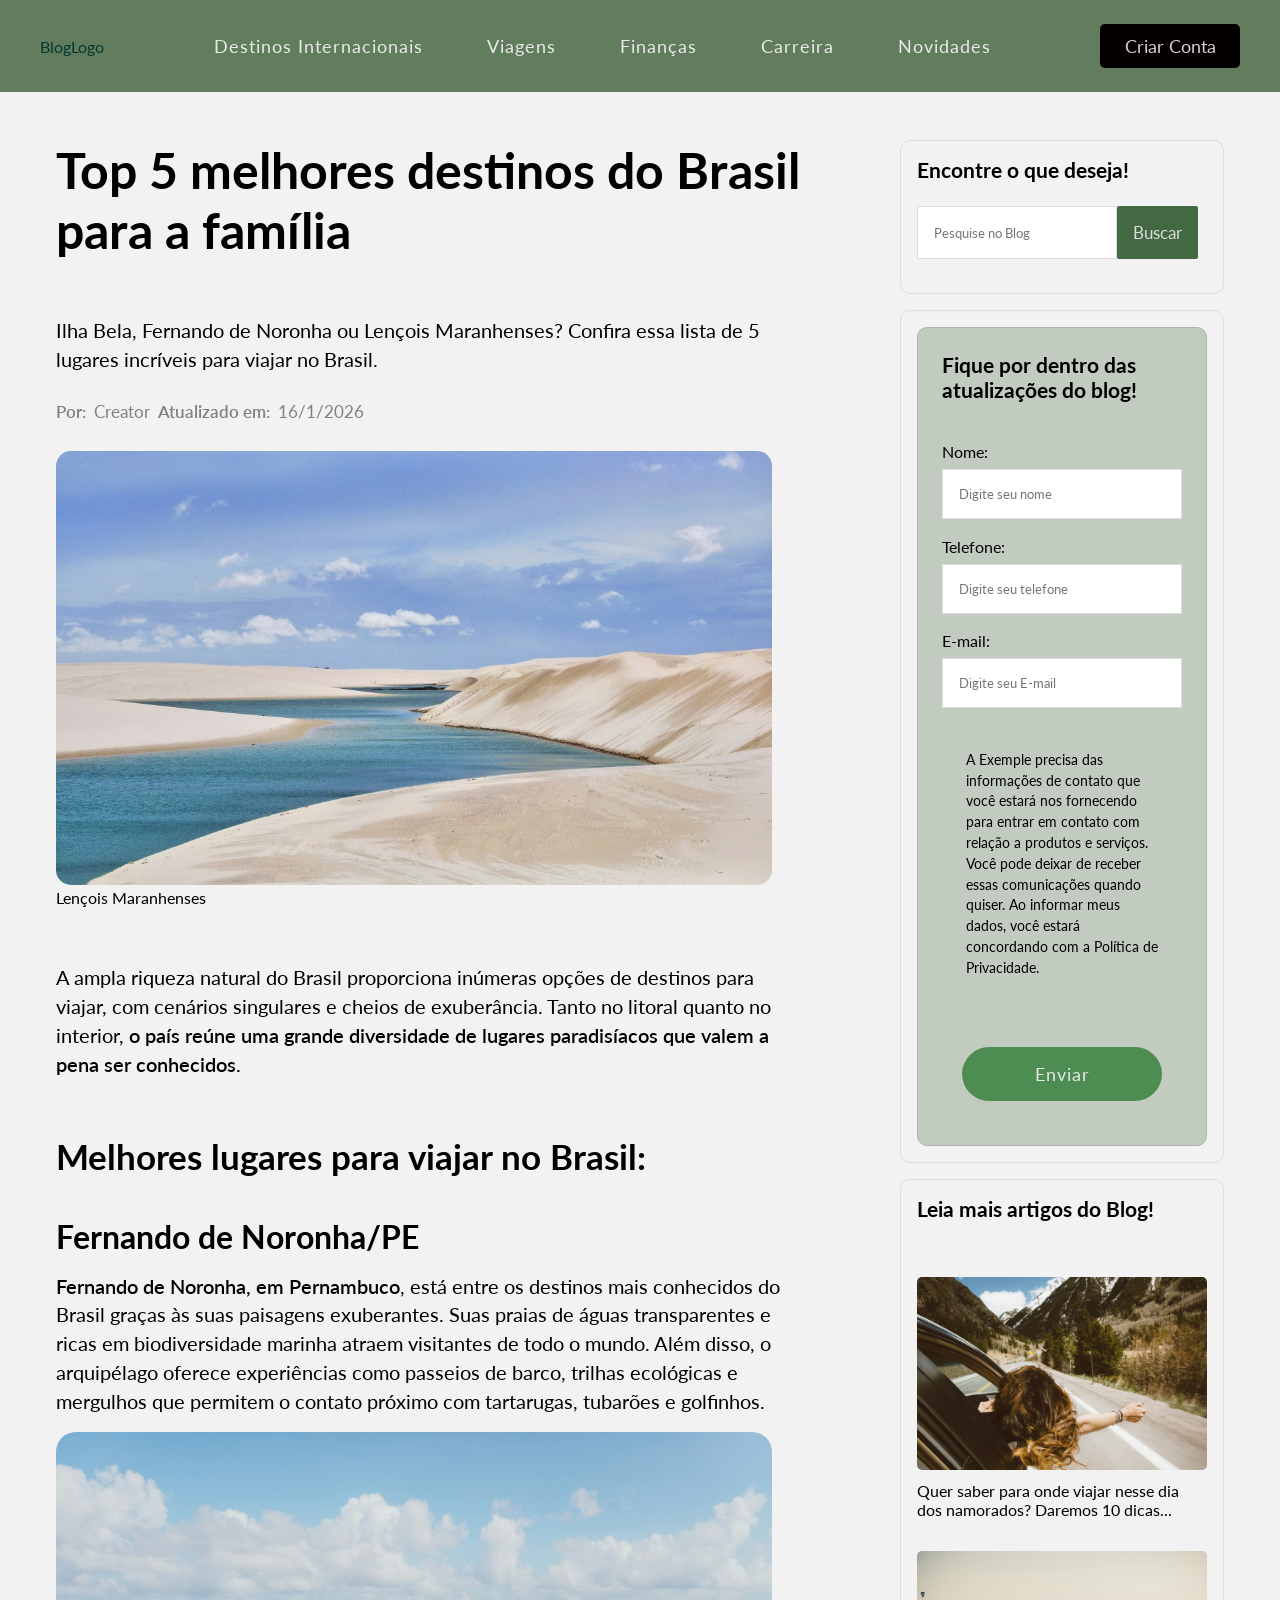
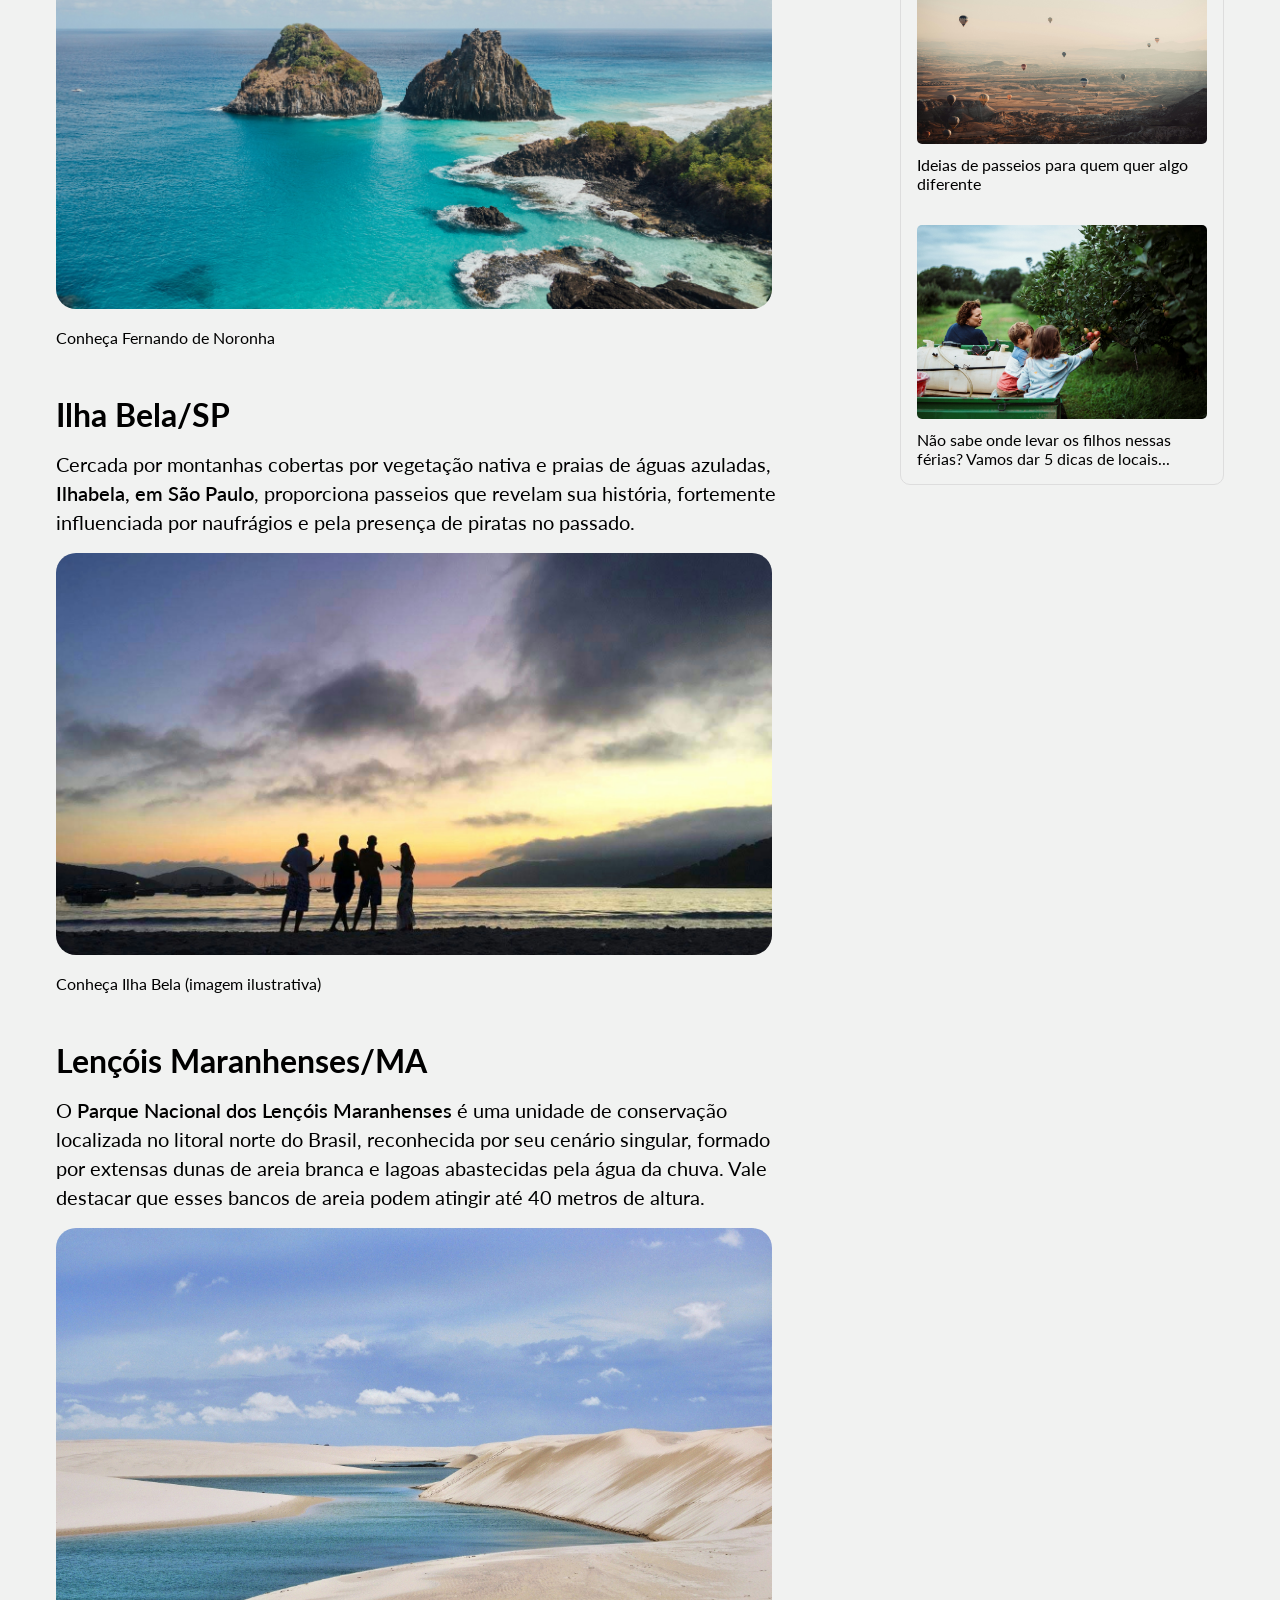
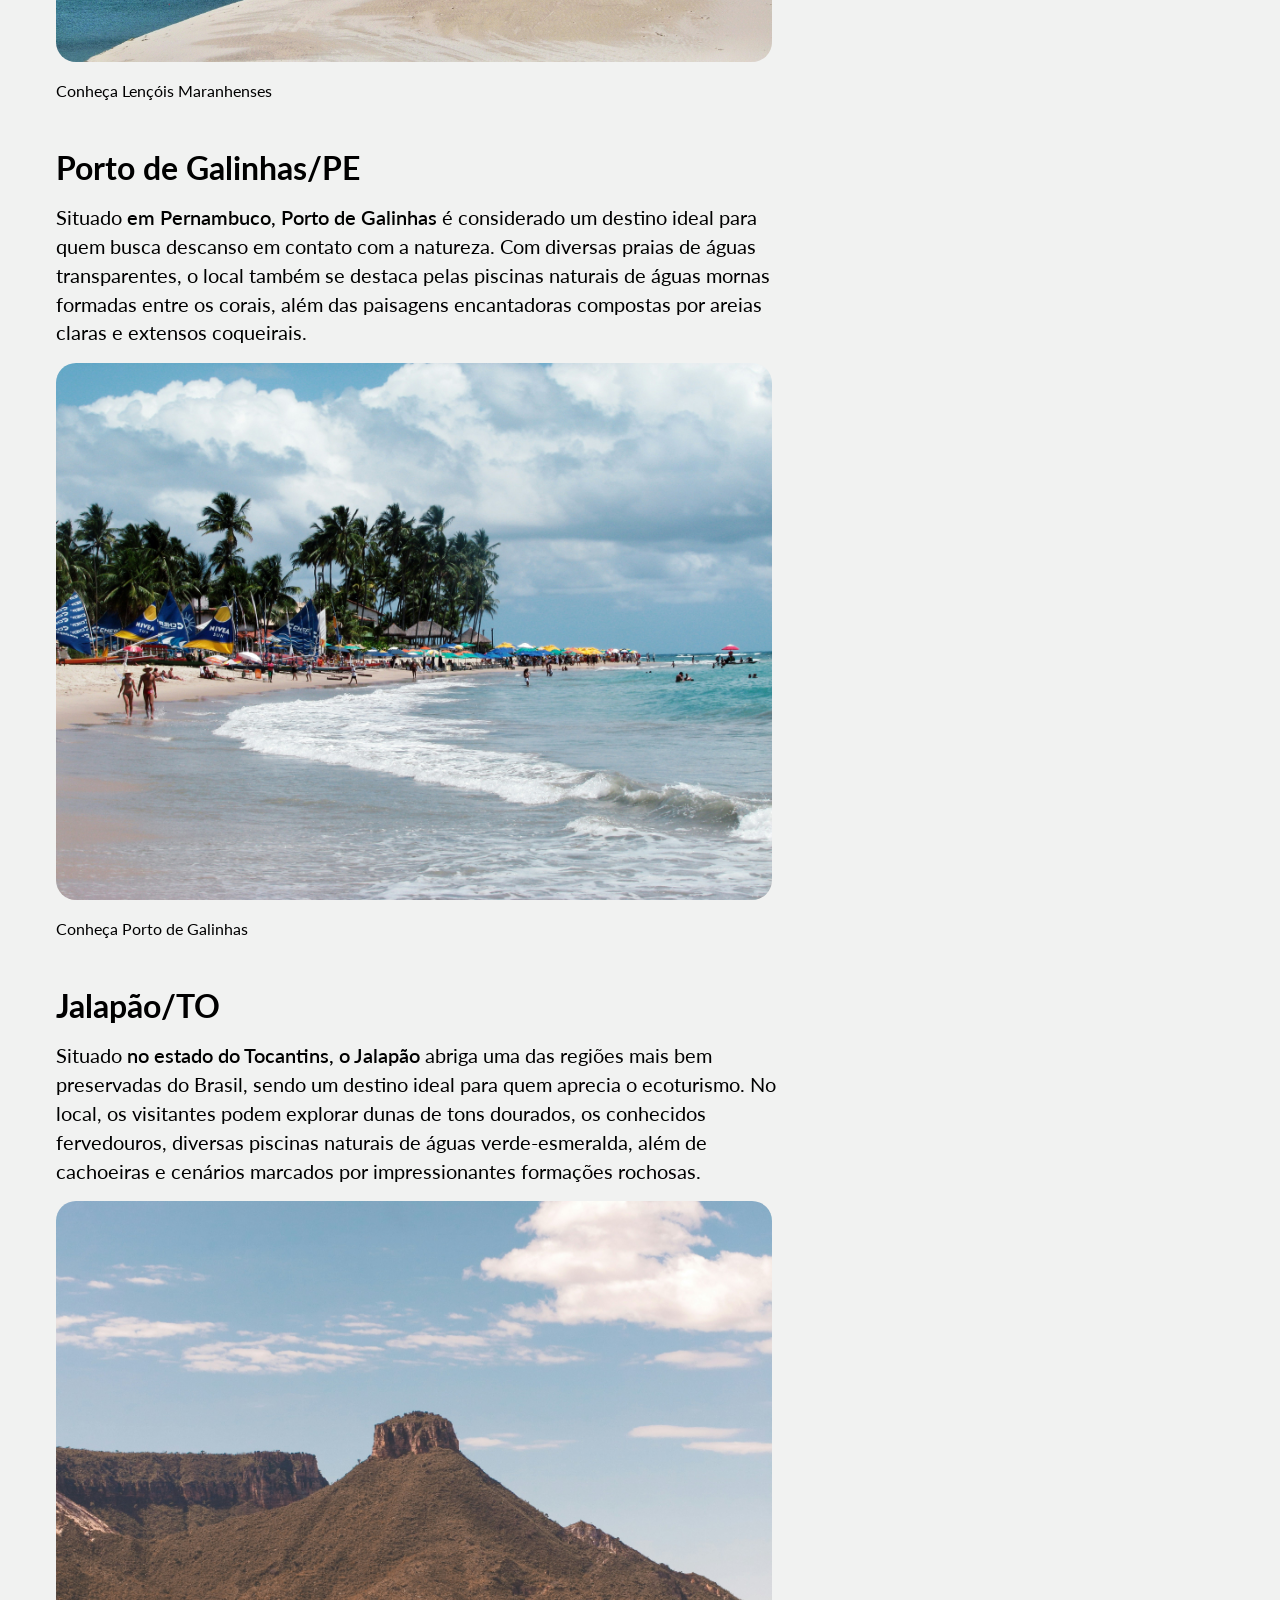
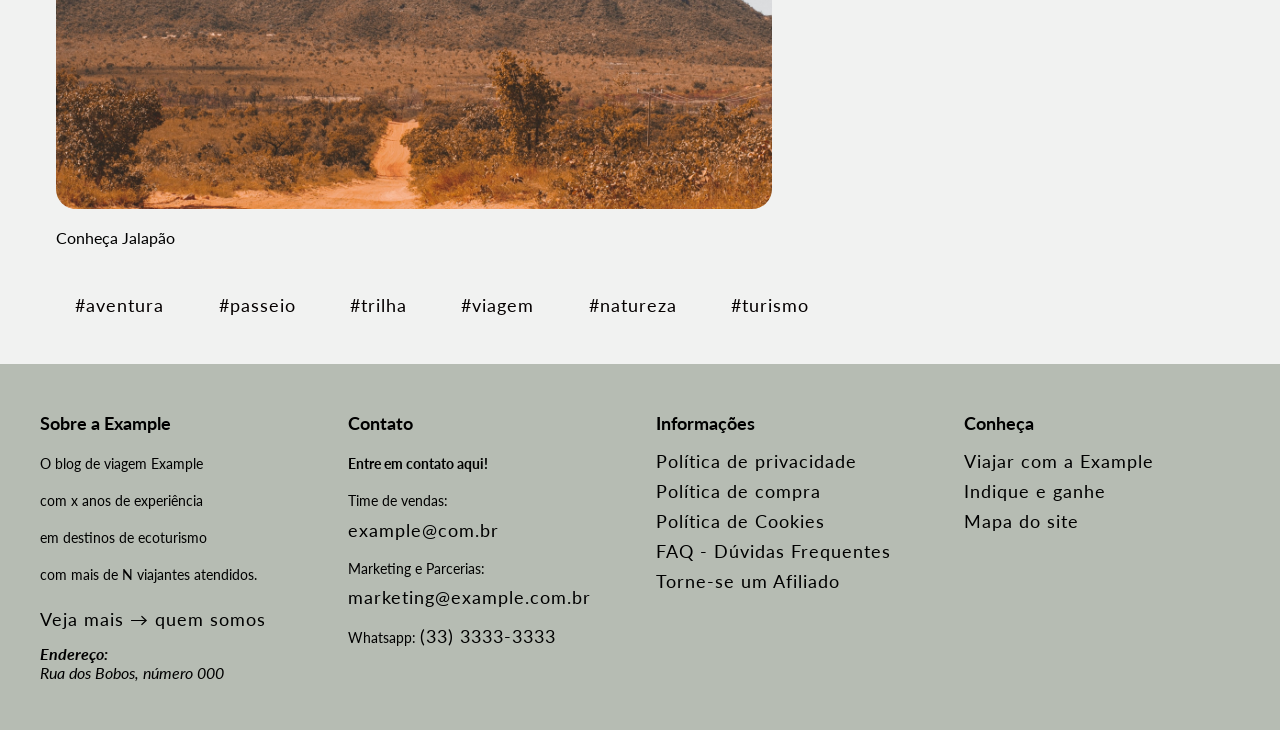
<file: index.html>
<!doctype html>
<html lang="en">
  <head>
    <meta charset="UTF-8" />
    <meta name="viewport" content="width=device-width, initial-scale=1.0" />
    <title>Top 5 melhores destinos do Brasil para a família</title>
    <link rel="stylesheet" href="css/styles.css" />
  </head>
  <body>
    <header>
      <nav id="navbar">
        <div id="navbar-inner">
          <div class="logo">BlogLogo</div>
          <ul id="nav-links">
            <li><a href="#">Destinos Internacionais</a></li>
            <li><a href="#">Viagens</a></li>
            <li><a href="#">Finanças</a></li>
            <li><a href="#">Carreira</a></li>
            <li><a href="#">Novidades</a></li>
          </ul>
          <button class="btn-lgn" type="button">Criar Conta</button>
        </div>
      </nav>
    </header>
    <div class="container">
      <main id="posts-container">
        <h1 class="title-h1">
          Top 5 melhores destinos do Brasil para a família
        </h1>
        <p class="subtitle">
          Ilha Bela, Fernando de Noronha ou Lençois Maranhenses? Confira essa
          lista de 5 lugares incríveis para viajar no Brasil.
        </p>
        <div class="creator">
          <p class="text-weight-bold">Por:</p>
          <p class="text-color-gray">Creator</p>
          <p class="text-weight-bold">Atualizado em:</p>
          <p class="text-color-gray">16/1/2026</p>
        </div>
        <figure class="first-img">
          <img src="img\LM-gabriel-xu.jpg" alt="Montanhas" />
          <figcaption>Lençois Maranhenses</figcaption>
        </figure>
        <p class="first-description">
          A ampla riqueza natural do Brasil proporciona inúmeras opções de
          destinos para viajar, com cenários singulares e cheios de exuberância.
          Tanto no litoral quanto no interior,
          <span style="font-weight: 600">
            o país reúne uma grande diversidade de lugares paradisíacos que
            valem a pena ser conhecidos.</span
          >
        </p>

        <h2 class="best-h2">Melhores lugares para viajar no Brasil:</h2>
        <article class="post">
          <h2 class="title-h2">Fernando de Noronha/PE</h2>
          <p class="description">
            <span style="font-weight: 600"
              >Fernando de Noronha, em Pernambuco</span
            >, está entre os destinos mais conhecidos do Brasil graças às suas
            paisagens exuberantes. Suas praias de águas transparentes e ricas em
            biodiversidade marinha atraem visitantes de todo o mundo. Além
            disso, o arquipélago oferece experiências como passeios de barco,
            trilhas ecológicas e mergulhos que permitem o contato próximo com
            tartarugas, tubarões e golfinhos.
          </p>
          <figure>
            <img src="img\FN-ze-paulo-galveias.jpg" alt="Fernando de Noronha" />
            <figcaption>Conheça Fernando de Noronha</figcaption>
          </figure>
        </article>
        <article class="post">
          <h1 class="title-h2">Ilha Bela/SP</h1>
          <p class="description">
            Cercada por montanhas cobertas por vegetação nativa e praias de
            águas azuladas,
            <span style="font-weight: 600">Ilhabela, em São Paulo</span>,
            proporciona passeios que revelam sua história, fortemente
            influenciada por naufrágios e pela presença de piratas no passado.
          </p>
          <figure>
            <img src="img\IB-gabriel-cunha.jpg" alt="Ilha Bela" />
            <figcaption>Conheça Ilha Bela (imagem ilustrativa)</figcaption>
          </figure>
        </article>
        <article class="post">
          <h2 class="title-h2">Lençóis Maranhenses/MA</h2>
          <p class="description">
            O
            <span style="font-weight: 600"
              >Parque Nacional dos Lençóis Maranhenses</span
            >
            é uma unidade de conservação localizada no litoral norte do Brasil,
            reconhecida por seu cenário singular, formado por extensas dunas de
            areia branca e lagoas abastecidas pela água da chuva. Vale destacar
            que esses bancos de areia podem atingir até 40 metros de altura.
          </p>
          <figure>
            <img src="img\LM-gabriel-xu.jpg" alt="Lençóis Maranhenses" />
            <figcaption>Conheça Lençóis Maranhenses</figcaption>
          </figure>
        </article>
        <article class="post">
          <h2 class="title-h2">Porto de Galinhas/PE</h2>
          <p class="description">
            Situado
            <span style="font-weight: 600"
              >em Pernambuco, Porto de Galinhas</span
            >
            é considerado um destino ideal para quem busca descanso em contato
            com a natureza. Com diversas praias de águas transparentes, o local
            também se destaca pelas piscinas naturais de águas mornas formadas
            entre os corais, além das paisagens encantadoras compostas por
            areias claras e extensos coqueirais.
          </p>
          <figure>
            <img src="img\PG-cleber-nadalutti.jpg" alt="Porto de Galinhas" />
            <figcaption>Conheça Porto de Galinhas</figcaption>
          </figure>
        </article>
        <article class="post">
          <h2 class="title-h2">Jalapão/TO</h2>
          <p class="description">
            Situado
            <span style="font-weight: 600"
              >no estado do Tocantins, o Jalapão</span
            >
            abriga uma das regiões mais bem preservadas do Brasil, sendo um
            destino ideal para quem aprecia o ecoturismo. No local, os
            visitantes podem explorar dunas de tons dourados, os conhecidos
            fervedouros, diversas piscinas naturais de águas verde-esmeralda,
            além de cachoeiras e cenários marcados por impressionantes formações
            rochosas.
          </p>
          <figure>
            <img src="img\JLP-thiago-marques.jpg" alt="Jalapão" />
            <figcaption>Conheça Jalapão</figcaption>
          </figure>
        </article>
        <div id="tags-container">
          <ul class="tags">
            <li><a href="#">#aventura</a></li>
            <li><a href="#">#passeio</a></li>
            <li><a href="#">#trilha</a></li>
            <li><a href="#">#viagem</a></li>
            <li><a href="#">#natureza</a></li>
            <li><a href="#">#turismo</a></li>
          </ul>
        </div>
      </main>
      <aside id="sidebar">
        <section id="search-bar">
          <h4>Encontre o que deseja!</h4>
          <form>
            <input type="text" placeholder="Pesquise no Blog" />
            <input type="submit" value="Buscar" />
          </form>
        </section>
        <section id="contact-us">
          <div class="contact-background">
            <h4>Fique por dentro das atualizações do blog!</h4>
            <form>
              <label for="name">Nome:</label>
              <input type="text" name="name" placeholder="Digite seu nome" />
              <label for="tel">Telefone:</label>
              <input type="tel" placeholder="Digite seu telefone" />
              <label for="email">E-mail:</label>
              <input type="email" placeholder="Digite seu E-mail" />
            </form>
            <p class="aside-sub-desc">
              A Exemple precisa das informações de contato que você estará nos
              fornecendo para entrar em contato com relação a produtos e
              serviços. Você pode deixar de receber essas comunicações quando
              quiser. Ao informar meus dados, você estará concordando com a
              Política de Privacidade.
            </p>
            <button class="guide-access-btn" type="button">Enviar</button>
          </div>
        </section>

        <section id="bonus-content">
          <h4>Leia mais artigos do Blog!</h4>
          <figure>
            <img src="img\cartrip.jpg" alt="Viagem de carro" />
            <figcaption>
              Quer saber para onde viajar nesse dia dos namorados? Daremos 10
              dicas...
            </figcaption>
          </figure>
          <figure>
            <img src="img\sky.jpg" alt="Céu com balões" />
            <figcaption>
              Ideias de passeios para quem quer algo diferente
            </figcaption>
          </figure>
          <figure>
            <img src="img\familia.jpg" alt="Céu com balões" />
            <figcaption>
              Não sabe onde levar os filhos nessas férias? Vamos dar 5 dicas de
              locais...
            </figcaption>
          </figure>
        </section>
      </aside>
    </div>
    <footer class="footer">
      <div class="footer-container">
        <!-- Sobre -->
        <section class="footer-column">
          <h3>Sobre a Example</h3>
          <p>O blog de viagem Example</p>
          <p>com x anos de experiência</p>
          <p>em destinos de ecoturismo</p>
          <p>com mais de N viajantes atendidos.</p>

          <p class="footer-link">
            <a href="#">Veja mais → quem somos</a>
          </p>

          <address>
            <strong>Endereço:</strong><br />
            Rua dos Bobos, número 000
          </address>
        </section>

        <!-- Contato -->
        <section class="footer-column">
          <h3>Contato</h3>
          <p><strong>Entre em contato aqui!</strong></p>

          <p>
            Time de vendas:<br />
            <a href="mailto:example@com.br">example@com.br</a>
          </p>

          <p>
            Marketing e Parcerias:<br />
            <a href="mailto:marketing@example.com.br">
              marketing@example.com.br
            </a>
          </p>

          <p>
            Whatsapp:
            <a href="tel:+553333333333">(33) 3333-3333</a>
          </p>
        </section>

        <!-- Informações -->
        <nav class="footer-column">
          <h3>Informações</h3>
          <ul>
            <li><a href="#">Política de privacidade</a></li>
            <li><a href="#">Política de compra</a></li>
            <li><a href="#">Política de Cookies</a></li>
            <li><a href="#">FAQ - Dúvidas Frequentes</a></li>
            <li><a href="#">Torne-se um Afiliado</a></li>
          </ul>
        </nav>

        <!-- Conheça -->
        <nav class="footer-column">
          <h3>Conheça</h3>
          <ul>
            <li><a href="#">Viajar com a Example</a></li>
            <li><a href="#">Indique e ganhe</a></li>
            <li><a href="#">Mapa do site</a></li>
          </ul>
        </nav>
      </div>
    </footer>
  </body>
</html>
</file>
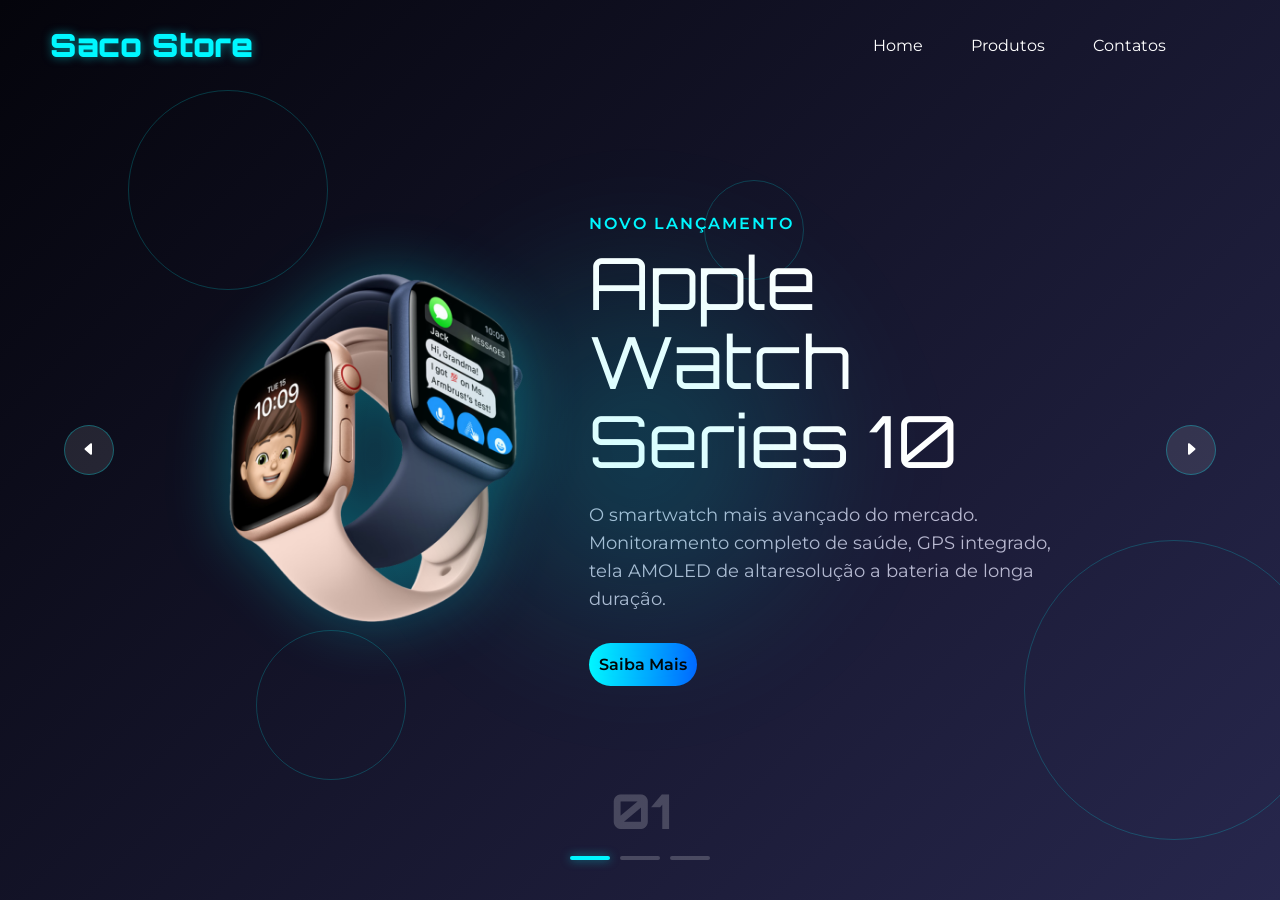
<file: Desktop/appleWatch/index.html>
<!DOCTYPE html>
<html lang="en">
  <head>
    <meta charset="UTF-8" />
    <meta name="viewport" content="width=device-width, initial-scale=1.0" />
    <link rel="stylesheet" href="css/styles.css" />
    <link rel="preconnect" href="https://fonts.googleapis.com" />
    <link rel="preconnect" href="https://fonts.gstatic.com" crossorigin />
    <link
      href="https://fonts.googleapis.com/css2?family=Montserrat:ital,wght@0,100..900;1,100..900&family=Orbitron&display=swap"
      rel="stylesheet"
    />
    <title>Saco Store</title>
  </head>
  <body>
    <header>
      <div class="logo">Saco Store</div>
      <nav>
        <ul>
          <li>Home</li>
          <li>Produtos</li>
          <li>Contatos</li>
        </ul>
      </nav>
    </header>

    <main class="container">
      <div class="tech-circle">
        <div class="circle"></div>
        <div class="circle"></div>
        <div class="circle"></div>
        <div class="circle"></div>
      </div>

      <div class="list">
        <div class="item active">
          <div class="product-img">
            <img src="img/apple-watch.png" alt="Apple Watch" />
          </div>

          <div class="content">
            <p class="product-tag">Novo Lançamento</p>
            <p class="product-name">Apple Watch Series 10</p>
            <p class="description">
              O smartwatch mais avançado do mercado. Monitoramento completo de
              saúde, GPS integrado, tela AMOLED de altaresolução a bateria de
              longa duração.
            </p>
            <button class="btn">Saiba Mais</button>
          </div>
        </div>

        <div class="item">
          <div class="product-img">
            <img src="img/vision-pro.png" alt="Vision Pro" />
          </div>
          <div class="content">
            <p class="product-tag">Alta performance</p>
            <p class="product-name">Vision Pro</p>
            <p class="description">
              Realidade aumentada imersiva com o Apple Vision Pro: inovação ao
              alcance dos olhos.
            </p>
            <button class="btn">Saiba Mais</button>
          </div>
        </div>

        <div class="item">
          <div class="product-img">
            <img src="img/air-pods.png" alt="Air-pods" />
          </div>

          <div class="content">
            <p class="product-tag">Som premium</p>
            <p class="product-name">Air Pods Max</p>
            <p class="description">
              Experimente o som em sua forma mais pura. Cancelamento de ruído
              adaptativo, qualidade de áudio excepcional.
            </p>
            <button class="btn">Saiba Mais</button>
          </div>
        </div>
      </div>

      <div class="arrows">
        <button class="arrow-btn" id="prev">
          <!--left-->
          <svg
            xmlns="http://www.w3.org/2000/svg"
            width="16"
            height="16"
            fill="#fff"
            class="bi bi-caret-left-fill"
            viewBox="0 0 16 16"
          >
            <path
              d="m3.86 8.753 5.482 4.796c.646.566 1.658.106 1.658-.753V3.204a1 1 0 0 0-1.659-.753l-5.48 4.796a1 1 0 0 0 0 1.506z"
            />
          </svg>
        </button>

        <button class="arrow-btn" id="next">
          <!--right-->
          <svg
            xmlns="http://www.w3.org/2000/svg"
            width="16"
            height="16"
            fill="#fff"
            class="bi bi-caret-right-fill"
            viewBox="0 0 16 16"
          >
            <path
              d="m12.14 8.753-5.482 4.796c-.646.566-1.658.106-1.658-.753V3.204a1 1 0 0 1 1.659-.753l5.48 4.796a1 1 0 0 1 0 1.506z"
            />
          </svg>
        </button>
      </div>

      <div class="indicators">
        <div class="number">01</div>
        <div class="dots">
          <div class="dot active"></div>
          <div class="dot"></div>
          <div class="dot"></div>
        </div>
      </div>
    </main>

    <script src="./scripts.js"></script>
  </body>
</html>
</file>
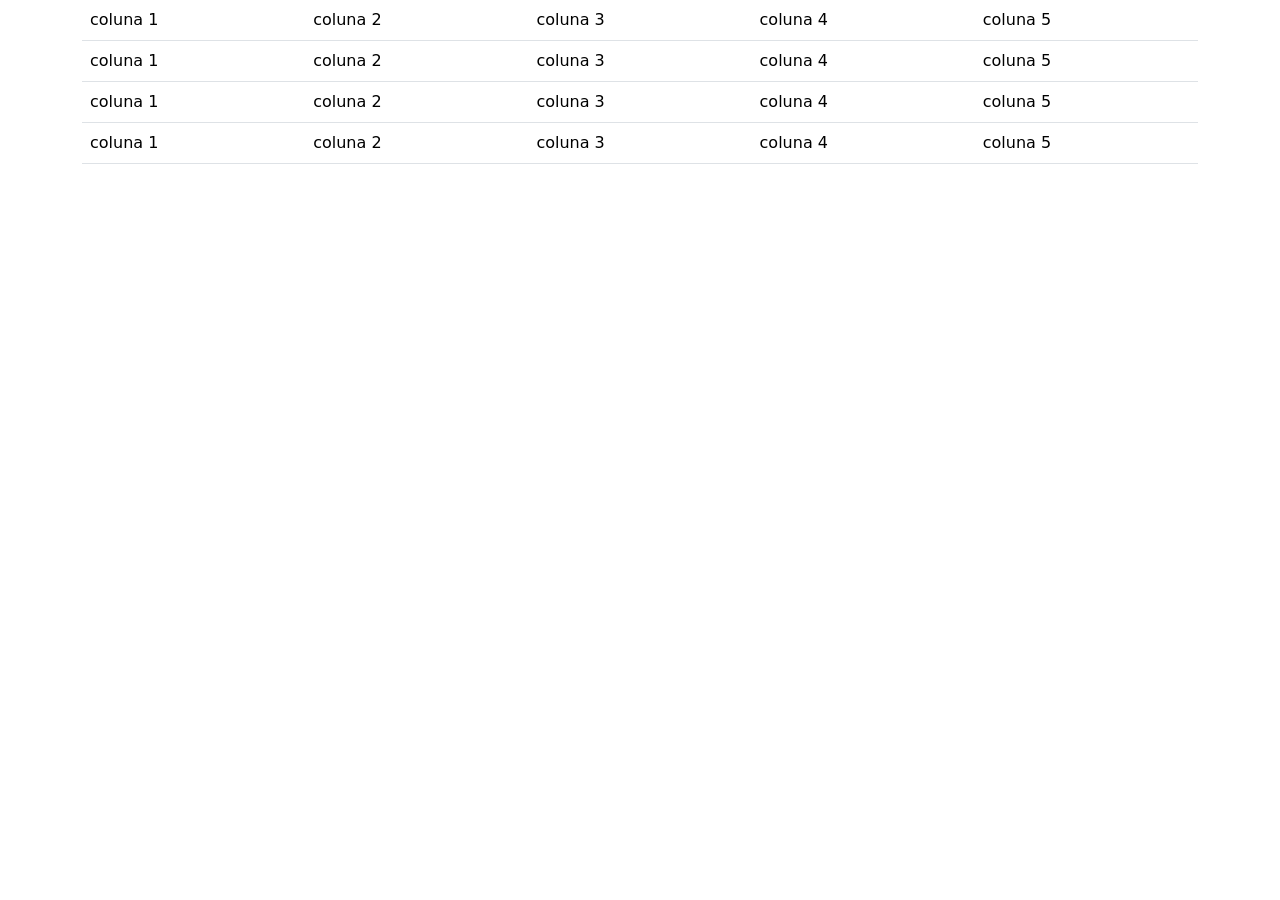
<file: Desktop/atvs front/bootstrap_test/index.html>
<!doctype html>
<html lang="en">
  <head>
    <meta charset="UTF-8" />
    <meta name="viewport" content="width=device-width, initial-scale=1.0" />
    <link
      href="https://cdn.jsdelivr.net/npm/bootstrap@5.3.8/dist/css/bootstrap.min.css"
      rel="stylesheet"
      integrity="sha384-sRIl4kxILFvY47J16cr9ZwB07vP4J8+LH7qKQnuqkuIAvNWLzeN8tE5YBujZqJLB"
      crossorigin="anonymous"
    />
    <!--apenas com esse link, é possivel se utilizar de muitos recursos do
    bootstrap 5.-->
    <title>test bootstrap 5</title>
  </head>
  <body>
    <div class="container">
      <table class="table">
        <tr>
          <td>coluna 1</td>
          <td>coluna 2</td>
          <td>coluna 3</td>
          <td>coluna 4</td>
          <td>coluna 5</td>
        </tr>
        <tr>
          <td>coluna 1</td>
          <td>coluna 2</td>
          <td>coluna 3</td>
          <td>coluna 4</td>
          <td>coluna 5</td>
        </tr>
        <tr>
          <td>coluna 1</td>
          <td>coluna 2</td>
          <td>coluna 3</td>
          <td>coluna 4</td>
          <td>coluna 5</td>
        </tr>
        <tr>
          <td>coluna 1</td>
          <td>coluna 2</td>
          <td>coluna 3</td>
          <td>coluna 4</td>
          <td>coluna 5</td>
        </tr>
      </table>
    </div>
  </body>
</html>
</file>
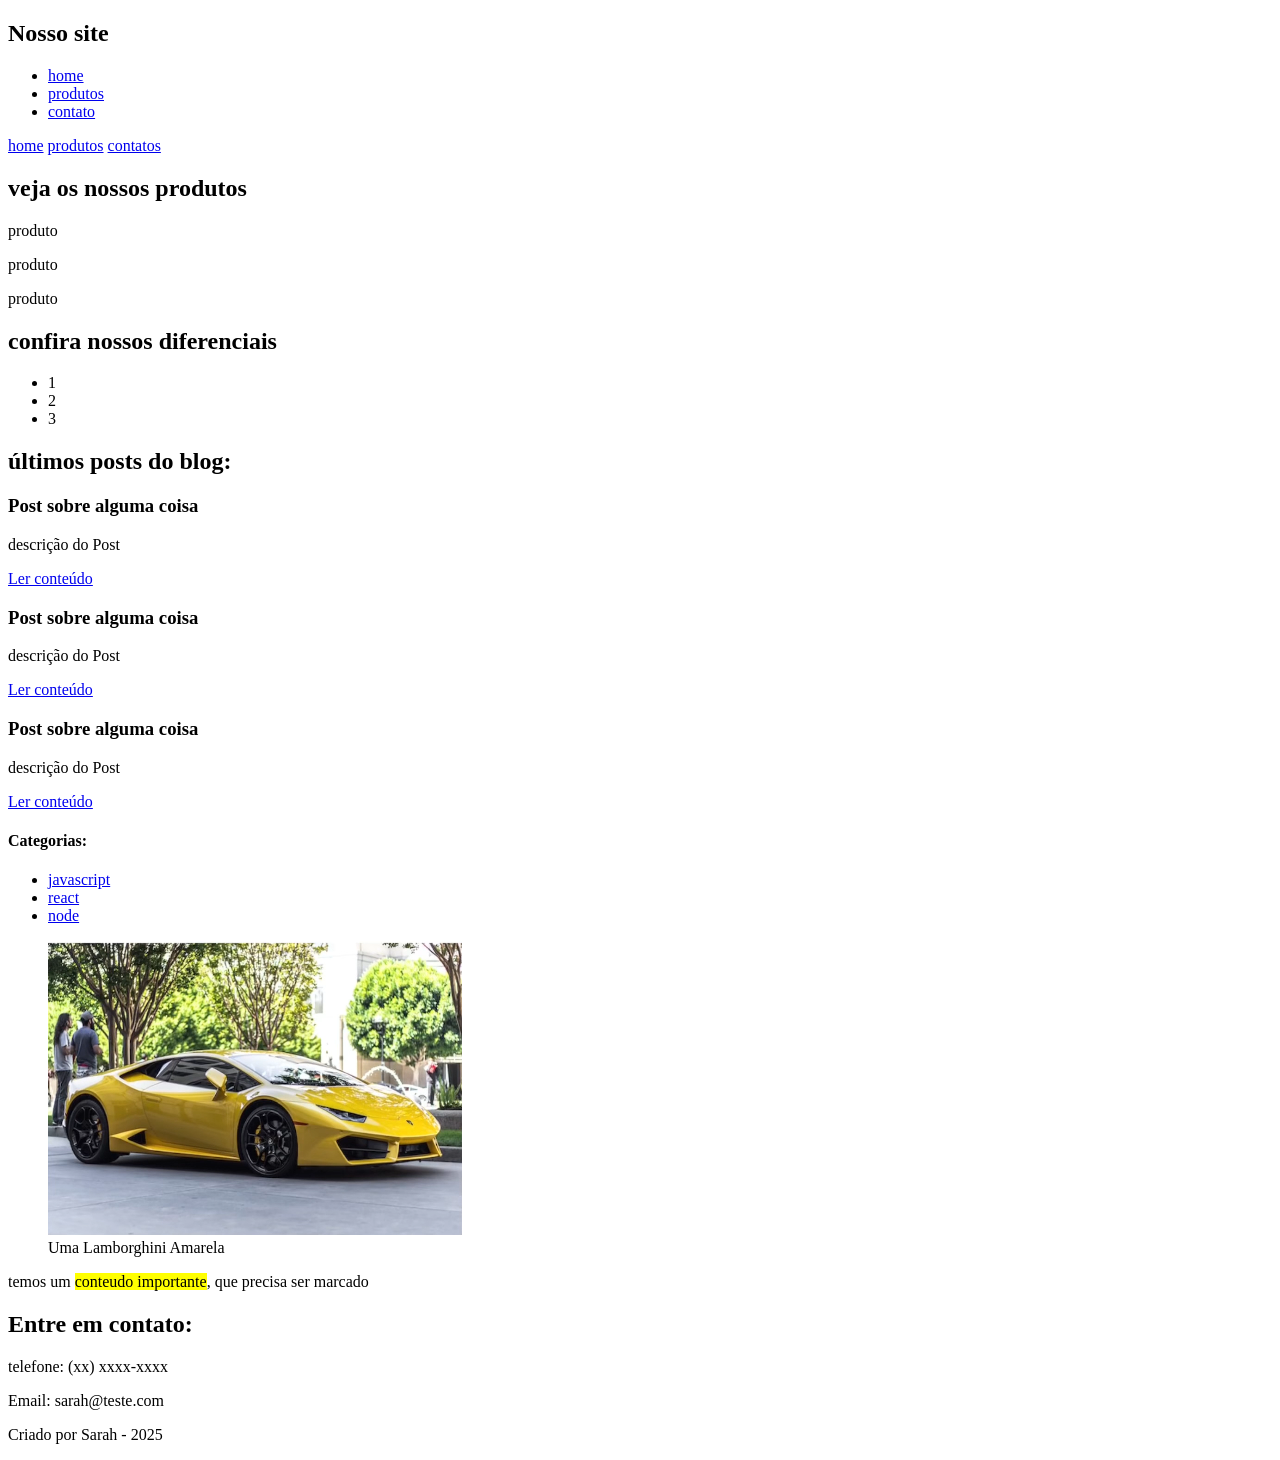
<file: Desktop/atvs front/html_semantico/index.html>
<!DOCTYPE html>
<html lang="en">
<head>
    <meta charset="UTF-8">
    <meta name="viewport" content="width=device-width, initial-scale=1.0">
    <title>HTML semantico</title>
</head>
<body>
    <!-- 3 - header -->
     <header>
        <h2>Nosso site</h2>
        <ul>
            <li><a href="#">home</a></li>
            <li><a href="#">produtos</a></li>
            <li><a href="#">contato</a></li>
        </ul>
     </header>

     <!-- 4 - nav -->
      <nav>
        <a href="#">home</a>
        <a href="#">produtos</a>
        <a href="#">contatos</a>
      </nav>

    <main>
        <!-- 1 - section-->
        <section>
            <h2> veja os nossos produtos</h2>
            <p>produto</p>
            <p>produto</p>
            <p>produto</p>
        </section>
        <section>
            <h2>confira nossos diferenciais</h2>
            <ul>
                <li>1</li>
                <li>2</li>
                <li>3</li>
            </ul>
        </section>
        <!-- 2 - article-->
        <section>
            <h2>últimos posts do blog:</h2>
            <article>
                <h3>Post sobre alguma coisa</h3>
                <p>descrição do Post</p>
                <a href="#">Ler conteúdo</a>
            </article>

            <article>
                <h3>Post sobre alguma coisa</h3>
                <p>descrição do Post</p>
                <a href="#">Ler conteúdo</a>
            </article>

            <article>
                <h3>Post sobre alguma coisa</h3>
                <p>descrição do Post</p>
                <a href="#">Ler conteúdo</a>
            </article>
        </section>

        <!-- 6 - aside -->
        <aside>
            <h4>Categorias:</h4>
            <ul>
                <li><a href="#">javascript</a></li>
                <li><a href="#">react</a></li>
                <li><a href="#">node</a></li>
            </ul>
        </aside>

        <!-- 7 - figure - figcaption -->

        <figure>
            <img src="img/lambo.png" alt="lamborghini" />
            <figcaption>Uma Lamborghini Amarela</figcaption>
        </figure>
    </main>

    <!-- 9 - mark -->
     <p>temos um <mark>conteudo importante</mark>, que precisa ser marcado</p>

    <!-- 4 - footer -->
     <footer>
        <div>
            <h2>Entre em contato:</h2>
            <p>telefone: (xx) xxxx-xxxx</p>
            <p>Email: sarah@teste.com</p>
        </div>
        <p>Criado por Sarah - 2025</p>
     </footer>

</body>
</html>
</file>
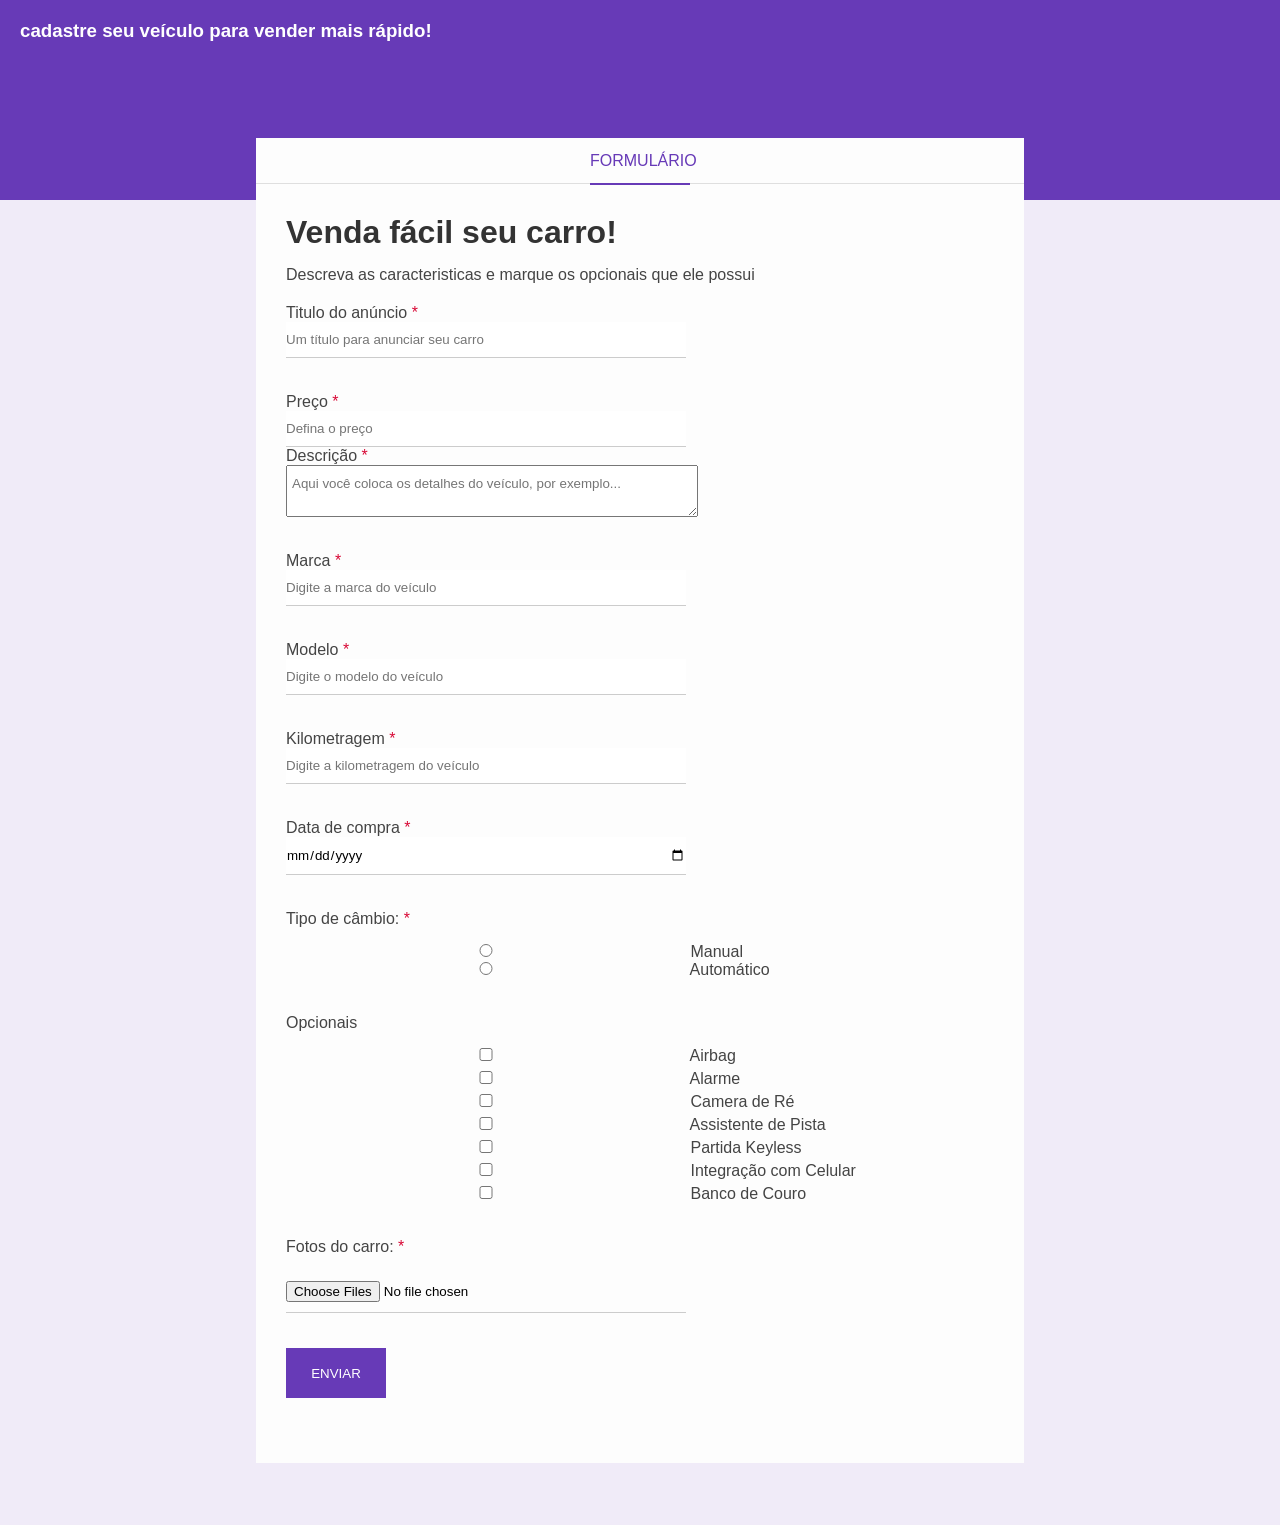
<file: Desktop/proj. front/FORMULÁRIO/index.html>
<!DOCTYPE html>
<html lang="en">
<head>
    <meta charset="UTF-8">
    <meta name="viewport" content="width=device-width, initial-scale=1.0">
    <title>Venda seu carro</title>
    <link rel="stylesheet" href="css/style.css"/>
</head>
<body>
    <div class="container">
        <div class="header">
            <h3>cadastre seu veículo para vender mais rápido!</h3>
        </div>
        <div class="form-container">
            <div class="form-header">
                <p>Formulário</p>
            </div>
            <div class="form-body">
                <h1 class="form-title">Venda fácil seu carro!</h1>
                <p>
                    Descreva as caracteristicas e marque os opcionais que ele possui
                </p>
                <form>
                    <div class="box-input">
                        <label for="title"
                            >Titulo do anúncio <span class="required-field">*</span></label>
                        
                        <input 
                            type="text" 
                            name="title" 
                            id="title" 
                            class="block" 
                            placeholder="Um título para anunciar seu carro" 
                            minlength="1" 
                            maxlength="30" 
                            required 
                        />
                    </div>
                        <div class="box-input">
                        <label for="price"
                            >Preço <span class="required-field">*</span></label>
                        
                        <input 
                            type="number" 
                            name="price" 
                            id="price" 
                            class="block" 
                            placeholder="Defina o preço" 
                            required 
                        />
                        <div class="box-input">
                        <label for="description"
                            >Descrição <span class="required-field">*</span></label>
                        
                        <textarea
                            type="number" 
                            name="description" 
                            id="description" 
                            class="block" 
                            placeholder="Aqui você coloca os detalhes do veículo, por exemplo..." 
                        ></textarea>
                        </div>    
                    <div class="box-input">
                        <label for="brand"
                            >Marca <span class="required-field">*</span></label>
                        
                        <input 
                            type="text" 
                            name="brand" 
                            id="brand" 
                            class="block" 
                            placeholder="Digite a marca do veículo" 
                            required 
                        />
                    </div>
                    <div class="box-input">
                        <label for="model"
                            >Modelo <span class="required-field">*</span></label>
                        
                        <input 
                            type="text" 
                            name="model" 
                            id="model" 
                            class="block" 
                            placeholder="Digite o modelo do veículo" 
                            required 
                        />
                    </div>
                    <div class="box-input">
                        <label for="mileage"
                            >Kilometragem <span class="required-field">*</span></label>
                        
                        <input 
                            type="text" 
                            name="mileage" 
                            id="mileage" 
                            class="block" 
                            placeholder="Digite a kilometragem do veículo" 
                            required 
                        />
                    </div>
                    <div class="box-input">
                        <label for="purchase_date"
                            >Data de compra <span class="required-field">*</span></label>
                        
                        <input 
                            type="date" 
                            name="purchase_date" 
                            id="purchase_date" 
                            class="block" 
                            required 
                        />
                    </div>
                    <div class="box-input">
                        <p>Tipo de câmbio: <span class="required-field">*</span></p>
                        <input type="radio" id="manual" name="gear" />
                        <label for="manual">Manual</label>
                        <input type="radio" id="auto" name="gear" />
                        <label for="auto">Automático</label>
                    </div>
                    <div class="optional-box">
                        <p>Opcionais</p>
                        <ul class="optional-list">
                            <li>
                                <input 
                                type="checkbox" 
                                id="airbag" 
                                name="optional" 
                                value="airbag" />

                            <label for="airbag">Airbag</label>
                            </li>
                            <li>
                                <input 
                                type="checkbox" 
                                id="alarm" 
                                name="optional[]" 
                                value="alarm" />

                            <label for="alarm">Alarme</label>
                            </li>
                            <li>
                                <input
                                type="checkbox" 
                                id="reverse_camera" 
                                name="optional" 
                                value="reverse_camera" />

                            <label for="reverse_camera">Camera de Ré</label>
                            </li>
                            <li>
                                <input
                                type="checkbox" 
                                id="lane_assist" 
                                name="optional" 
                                value="lane_assist" />

                            <label for="lane_assist">Assistente de Pista</label>
                            </li>
                            <li>
                                <input
                                type="checkbox" 
                                id="keyless" 
                                name="optional" 
                                value="keyless" />

                            <label for="keyless">Partida Keyless</label>
                            </li>
                            <li>
                                <input type="checkbox" id="smartphone" name="optional[]" value="smartphone"/>
                                <label for="smartphone">Integração com Celular</label>
                            </li>
                                <li>
                                <input
                                type="checkbox" 
                                id="leather_seat" 
                                name="optional" 
                                value="leather_seat" />

                            <label for="leather_seat">Banco de Couro</label>
                            </li>
                        </ul>
                    </div>                    
                        <div class="box-input">
                            <p>Fotos do carro: <span class="required-field">*</span></p>
                            <input 
                            type="file" 
                            multiple accept="image/png, image/jpg" 
                            id="images" 
                            name="images" 
                            required>
                        </div>
                    <input type="submit" value="Enviar" class="btn-submit"/>
                </form>
            </div>
        </div>
    </div>




</body>
</html>
</file>
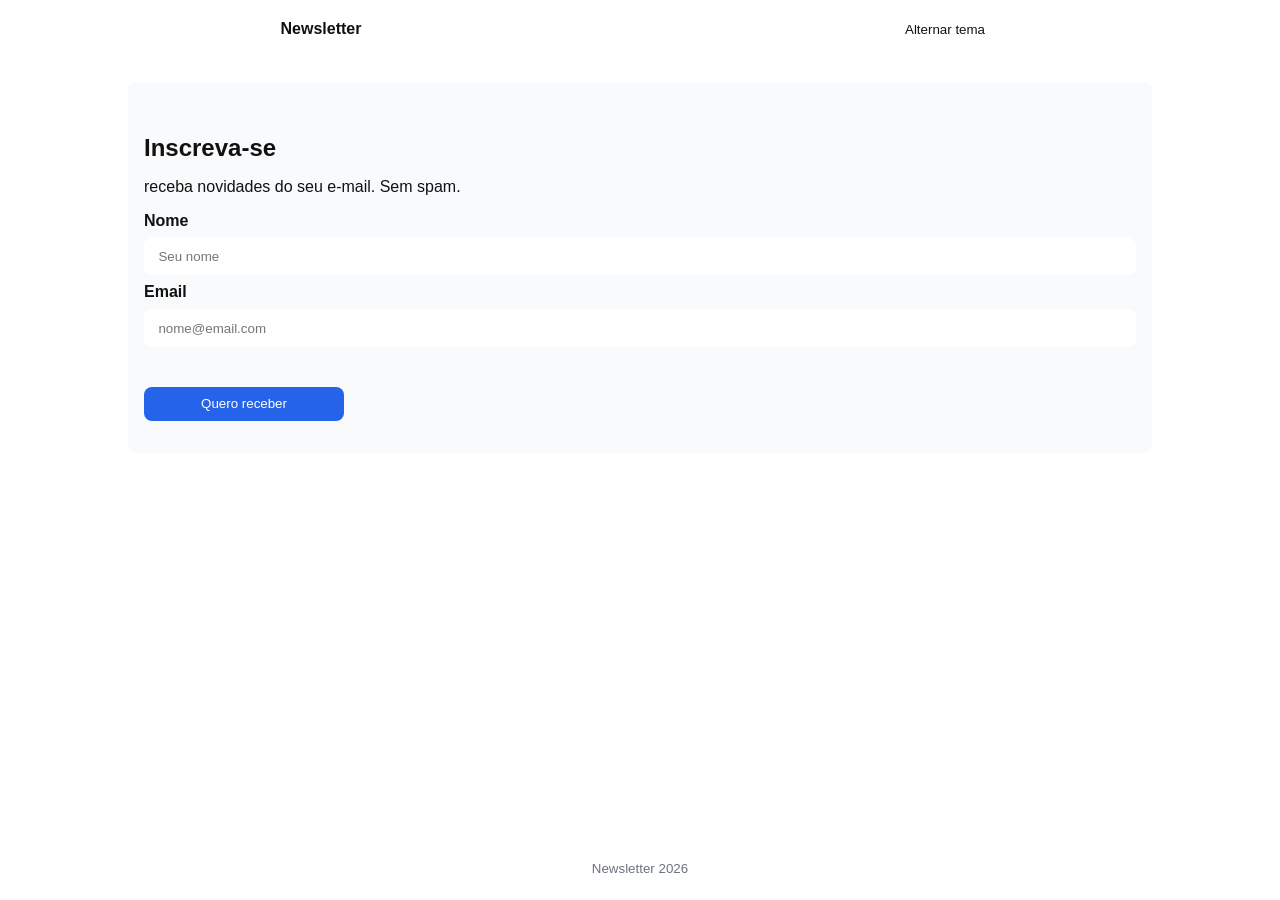
<file: Desktop/proj. front/site_hospedagem/index.html>
<!DOCTYPE html>
<html lang="en">
  <head>
    <meta charset="UTF-8" />
    <meta name="viewport" content="width=device-width, initial-scale=1.0" />
    <title>Newsletter</title>
    <link rel="stylesheet" href="styles.css" />
    <script src="app.js" defer></script>
  </head>
  <body>
    <header class="topo">
      <div class="container">
        <strong>Newsletter</strong>
        <button id="btnTema" class="btn">Alternar tema</button>
      </div>
    </header>

    <main class="container">
      <section class="caixa">
        <h1>Inscreva-se</h1>
        <p>receba novidades do seu e-mail. Sem spam.</p>

        <form>
          <label for="nome">Nome</label>
          <input type="text" name="nome" id="nome" placeholder="Seu nome" />

          <label for="email">Email</label>
          <input
            type="email"
            name="email"
            id="email"
            placeholder="nome@email.com"
          />

          <button type="submit" class="btn primario">Quero receber</button>
        </form>
      </section>
    </main>

    <footer class="rodape">
      <div class="container">
        <small>Newsletter <span id="ano"></span></small>
      </div>
    </footer>
  </body>
</html>
</file>
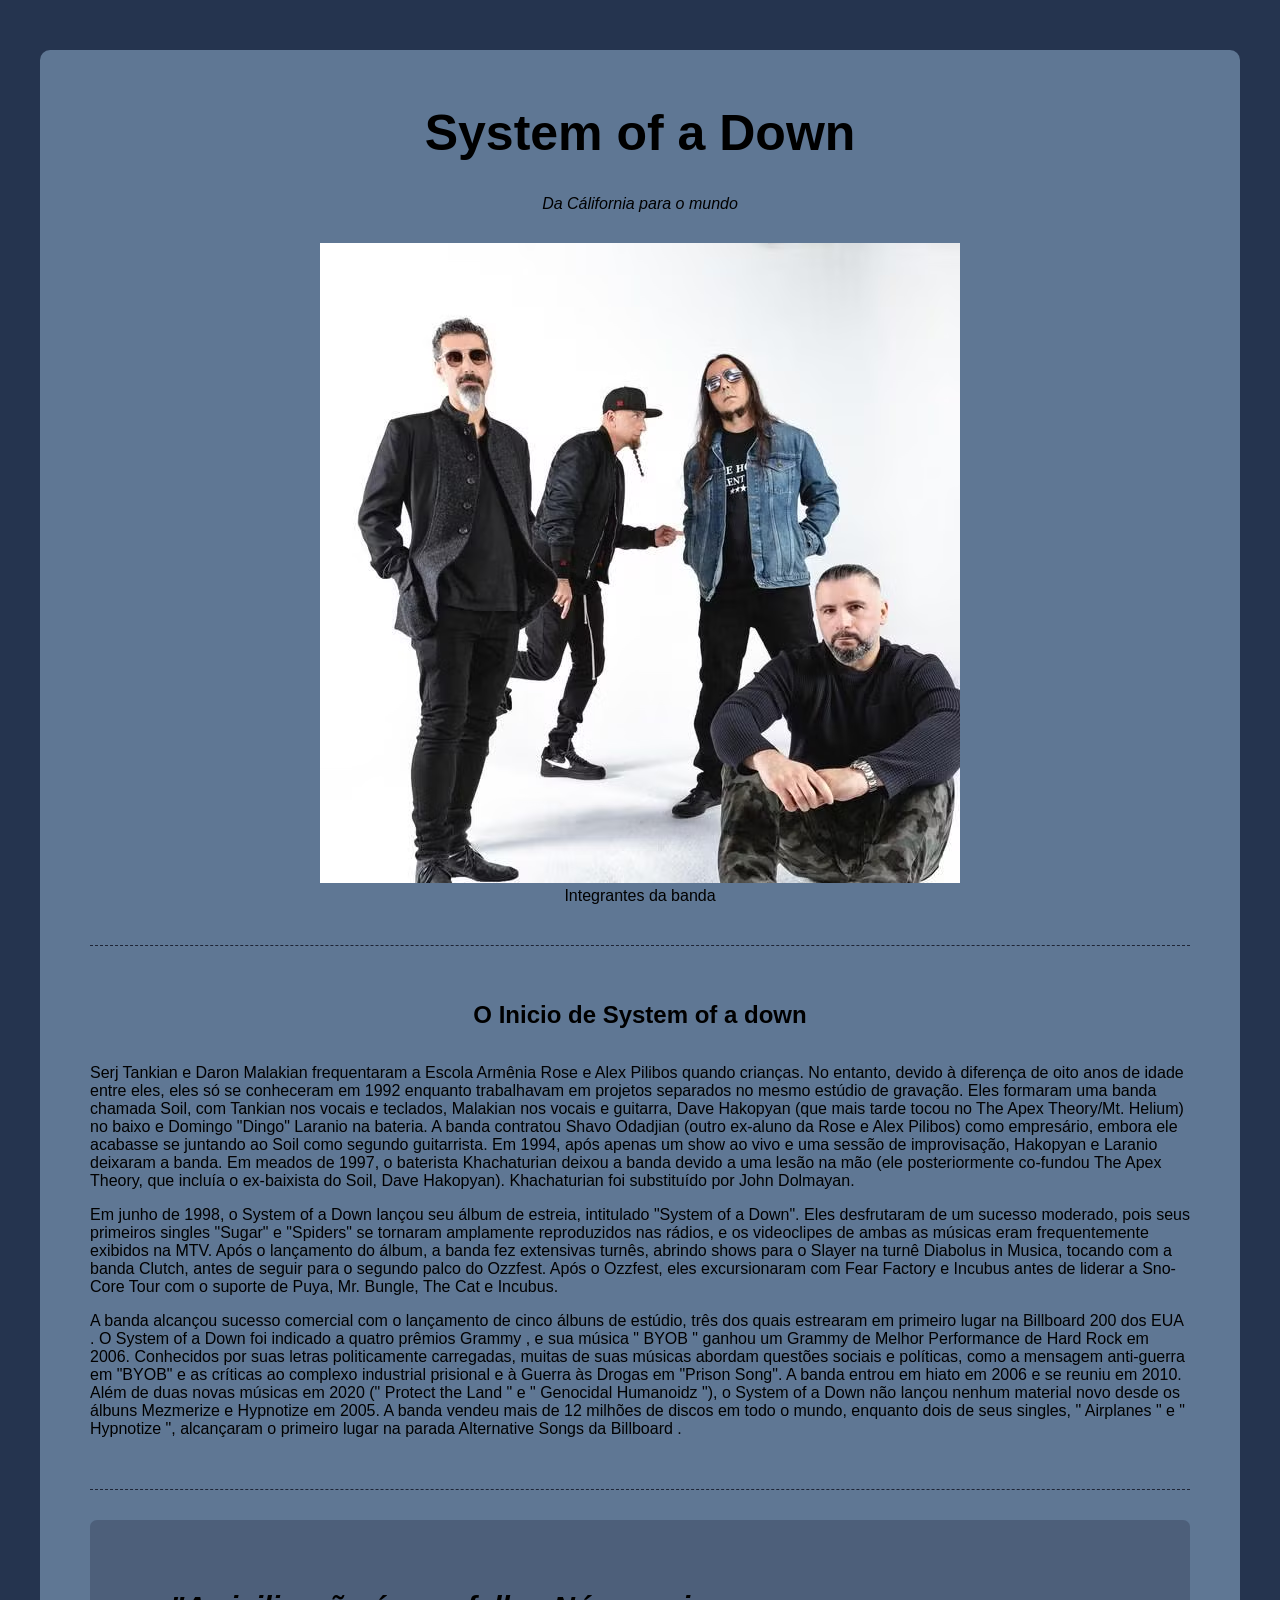
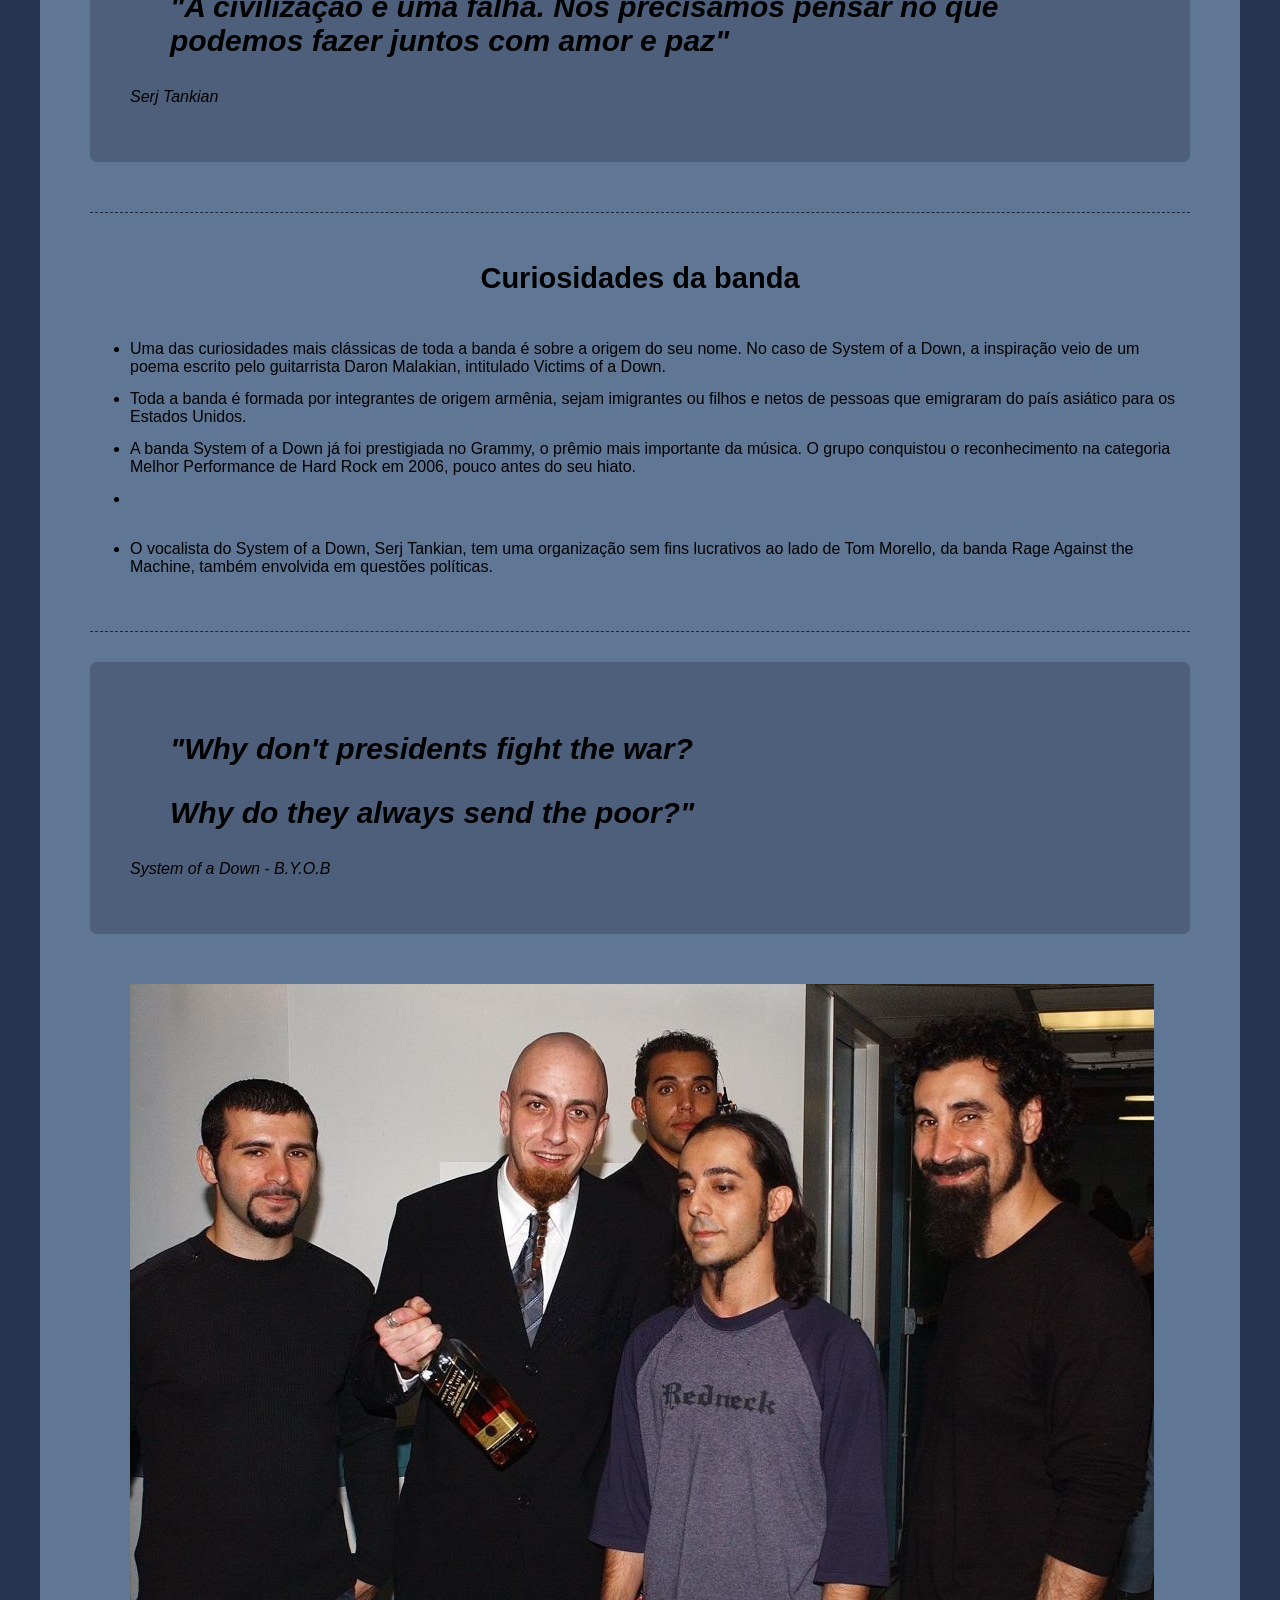
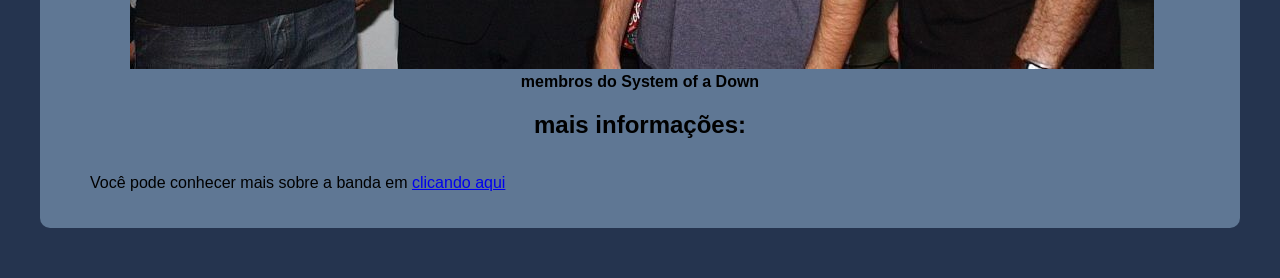
<file: Desktop/proj. front/TRIBUTO/index.html>
<!DOCTYPE html>
<html lang="en">
<head>
    <meta charset="UTF-8">
    <meta name="viewport" content="width=device-width, initial-scale=1.0">
    <title>Página de Tributo: System of a Down</title>
    <link rel="stylesheet" href="css/styles.css"/>
</head>
<body>
    <div class="container">
        <!--cabeçalho-->
        <div class="header">
            <h1 class="main-title">System of a Down</h1>
            <p class="main-paragraph">Da Cálifornia para o mundo</p>
        </div>
        <!--imagem de destaque-->
        <div class="featured-image">
            <figure>
                <img src="img/system1.avif" alt="A banda System Of a Down" />
                <figcaption>Integrantes da banda</figcaption>
            </figure>
        </div>
        <!--biografia-->
        <div class="biography-container">
            <h2>O Inicio de System of a down</h2>
            <p>
                Serj Tankian e Daron Malakian frequentaram a Escola Armênia Rose e Alex Pilibos quando crianças. No entanto, devido à diferença de oito anos de idade entre eles, eles só se conheceram em 1992 enquanto trabalhavam em projetos separados no mesmo estúdio de gravação. Eles formaram uma banda chamada Soil, com Tankian nos vocais e teclados, Malakian nos vocais e guitarra, Dave Hakopyan (que mais tarde tocou no The Apex Theory/Mt. Helium) no baixo e Domingo "Dingo" Laranio na bateria. A banda contratou Shavo Odadjian (outro ex-aluno da Rose e Alex Pilibos) como empresário, embora ele acabasse se juntando ao Soil como segundo guitarrista. Em 1994, após apenas um show ao vivo e uma sessão de improvisação, Hakopyan e Laranio deixaram a banda.
                Em meados de 1997, o baterista Khachaturian deixou a banda devido a uma lesão na mão (ele posteriormente co-fundou The Apex Theory, que incluía o ex-baixista do Soil, Dave Hakopyan). Khachaturian foi substituído por John Dolmayan.
            </p>
            <p>
            Em junho de 1998, o System of a Down lançou seu álbum de estreia, intitulado "System of a Down". Eles desfrutaram de um sucesso moderado, pois seus primeiros singles "Sugar" e "Spiders" se tornaram amplamente reproduzidos nas rádios, e os videoclipes de ambas as músicas eram frequentemente exibidos na MTV. Após o lançamento do álbum, a banda fez extensivas turnês, abrindo shows para o Slayer na turnê Diabolus in Musica, tocando com a banda Clutch, antes de seguir para o segundo palco do Ozzfest. Após o Ozzfest, eles excursionaram com Fear Factory e Incubus antes de liderar a Sno-Core Tour com o suporte de Puya, Mr. Bungle, The Cat e Incubus.
            </p>
            <p>
                A banda alcançou sucesso comercial com o lançamento de cinco álbuns de estúdio, três dos quais estrearam em primeiro lugar na Billboard 200 dos EUA . O System of a Down foi indicado a quatro prêmios Grammy , e sua música " BYOB " ganhou um Grammy de Melhor Performance de Hard Rock em 2006. Conhecidos por suas letras politicamente carregadas, muitas de suas músicas abordam questões sociais e políticas, como a mensagem anti-guerra em "BYOB" e as críticas ao complexo industrial prisional e à Guerra às Drogas em "Prison Song".  A banda entrou em hiato em 2006 e se reuniu em 2010. Além de duas novas músicas em 2020 (" Protect the Land " e " Genocidal Humanoidz "), o System of a Down não lançou nenhum material novo desde os álbuns Mezmerize e Hypnotize em 2005. A banda vendeu mais de 12 milhões de discos em todo o mundo, enquanto dois de seus singles, " Airplanes " e " Hypnotize ", alcançaram o primeiro lugar na parada Alternative Songs da Billboard .
            </p>
        </div>

        <!--container de citação-->
        <div class="quotes-container">
            <blockquote>
                <p>"A civilização é uma falha. Nós precisamos pensar no que podemos fazer juntos com amor e paz"</p>
            </blockquote>
            <p>Serj Tankian</p>
        </div>

        <!--curiosidades-->
        <div class="curiosities-container">
            <h2>Curiosidades da banda</h2>
            <ul>
                <li>Uma das curiosidades mais clássicas de toda a banda é sobre a origem do seu nome. No caso de System of a Down, a inspiração veio de um poema escrito pelo guitarrista Daron Malakian, intitulado Victims of a Down.</li>
                <li>Toda a banda é formada por integrantes de origem armênia, sejam imigrantes ou filhos e netos de pessoas que emigraram do país asiático para os Estados Unidos.</li>
                <li>A banda System of a Down já foi prestigiada no Grammy, o prêmio mais importante da música. O grupo conquistou o reconhecimento na categoria Melhor Performance de Hard Rock em 2006, pouco antes do seu hiato.<li>
                <li>O vocalista do System of a Down, Serj Tankian, tem uma organização sem fins lucrativos ao lado de Tom Morello, da banda Rage Against the Machine, também envolvida em questões políticas.</li>
            </ul>
        </div>

        <!--segunda citação-->
        <div class="quotes-container">
            <blockquote>
                <p>"Why don't presidents fight the war?</p>
                <p>Why do they always send the poor?"</p>
            </blockquote>
            <p>System of a Down - B.Y.O.B</p>
        </div>

        <!--segunda imagem-->
        <div class="img-bold">
            <figure>
                <img src="img/system2.jpg" alt="System of a Down" />
                <figcaption>membros do System of a Down</figcaption>
            </figure>
        </div>

        <!--mais informações-->
        <div class="moreinfo-container">
            <h2>mais informações:</h2>
            <p>Você pode conhecer mais sobre a banda em <a href="https://pt.wikipedia.org/wiki/System_of_a_Down">clicando aqui</a></p>
        </div>
    </div>
</body>
</html>
</file>
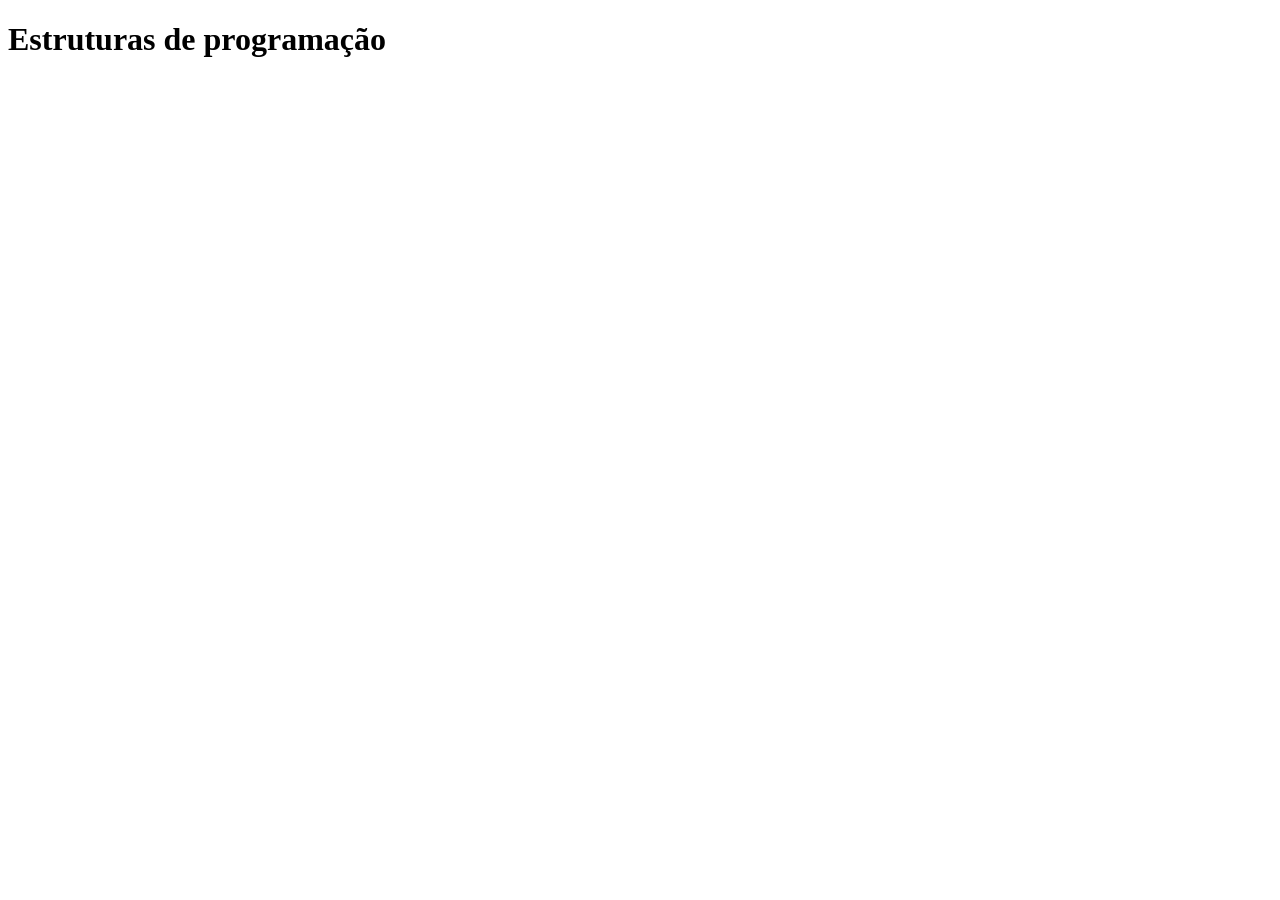
<file: Desktop/atvs front/javascript/estruturas/index.html>
<!doctype html>
<html lang="en">
  <head>
    <meta charset="UTF-8" />
    <meta name="viewport" content="width=device-width, initial-scale=1.0" />
    <title>Document</title>
    <script src="js\scripts.js"></script>
  </head>
  <body>
    <h1>Estruturas de programação</h1>
  </body>
</html>
</file>
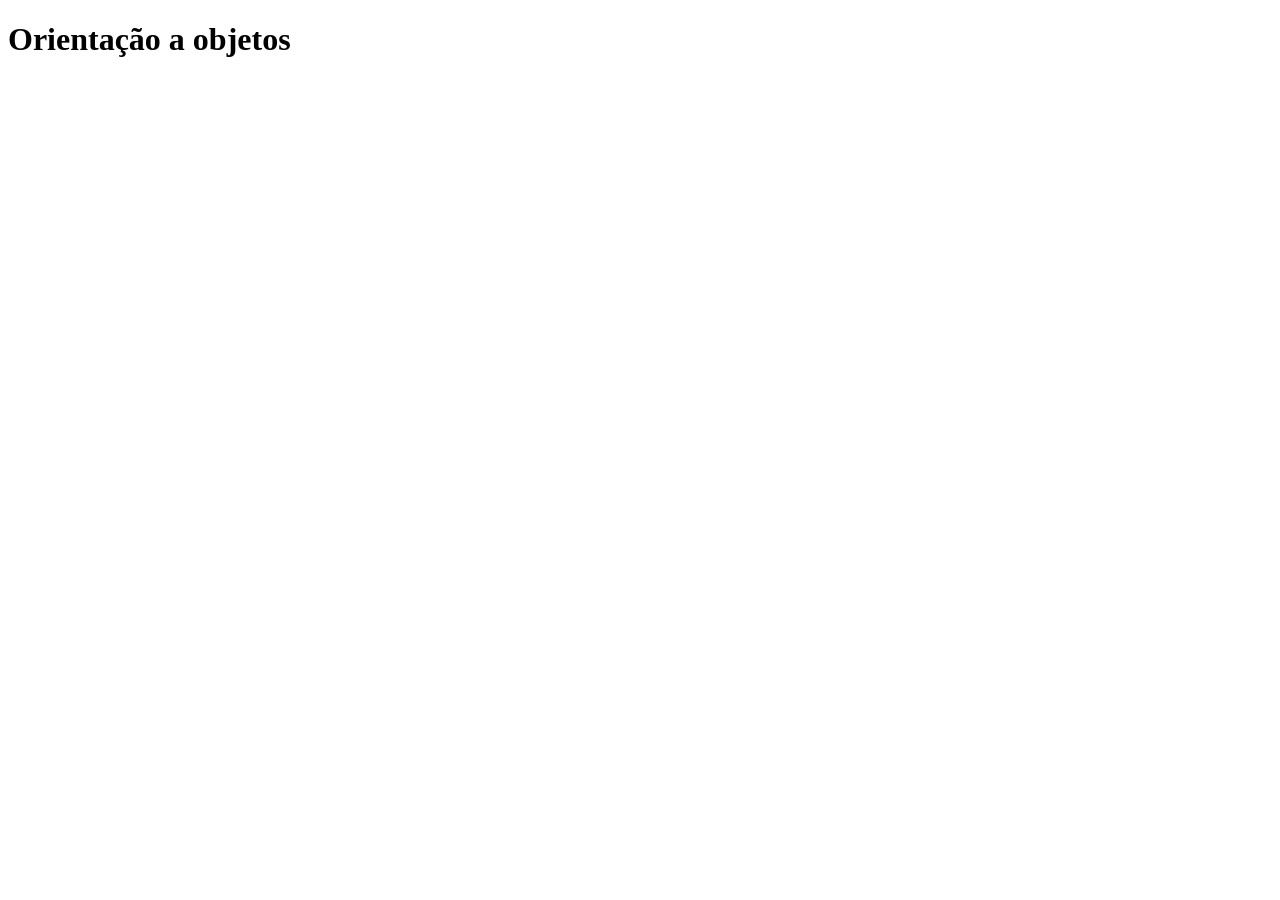
<file: Desktop/atvs front/javascript/OOP/index.html>
<!doctype html>
<html lang="en">
  <head>
    <meta charset="UTF-8" />
    <meta name="viewport" content="width=device-width, initial-scale=1.0" />
    <title>Orientação a objetos</title>
    <script src="js/scripts.js"></script>
  </head>
  <body>
    <h1>Orientação a objetos</h1>
  </body>
</html>
</file>
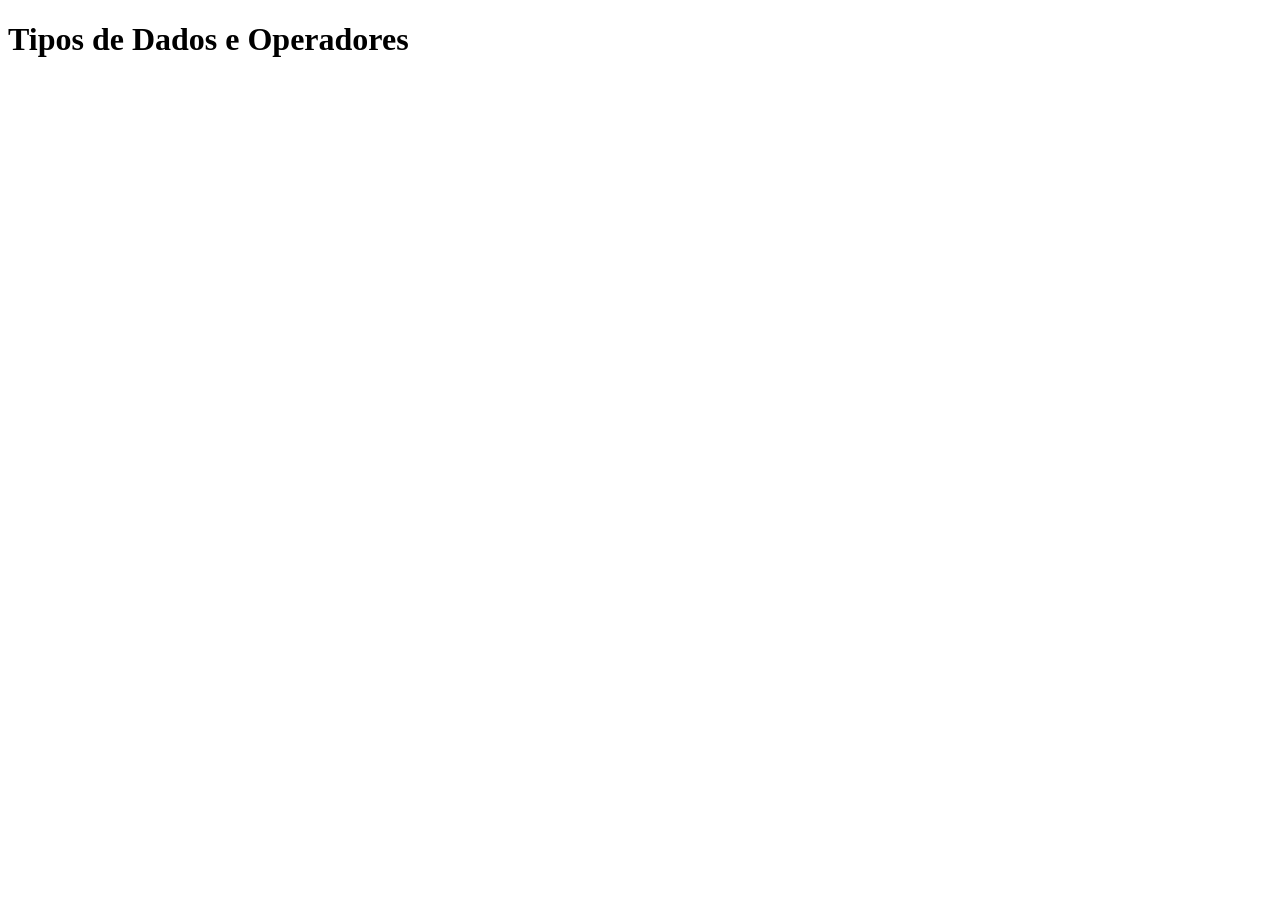
<file: Desktop/atvs front/javascript/operadores/index.html>
<!doctype html>
<html lang="en">
  <head>
    <meta charset="UTF-8" />
    <meta name="viewport" content="width=device-width, initial-scale=1.0" />
    <title>TIpos de dados e operadores</title>
    <script src="js\scripts.js"></script>
  </head>
  <body>
    <h1>Tipos de Dados e Operadores</h1>
  </body>
</html>
</file>
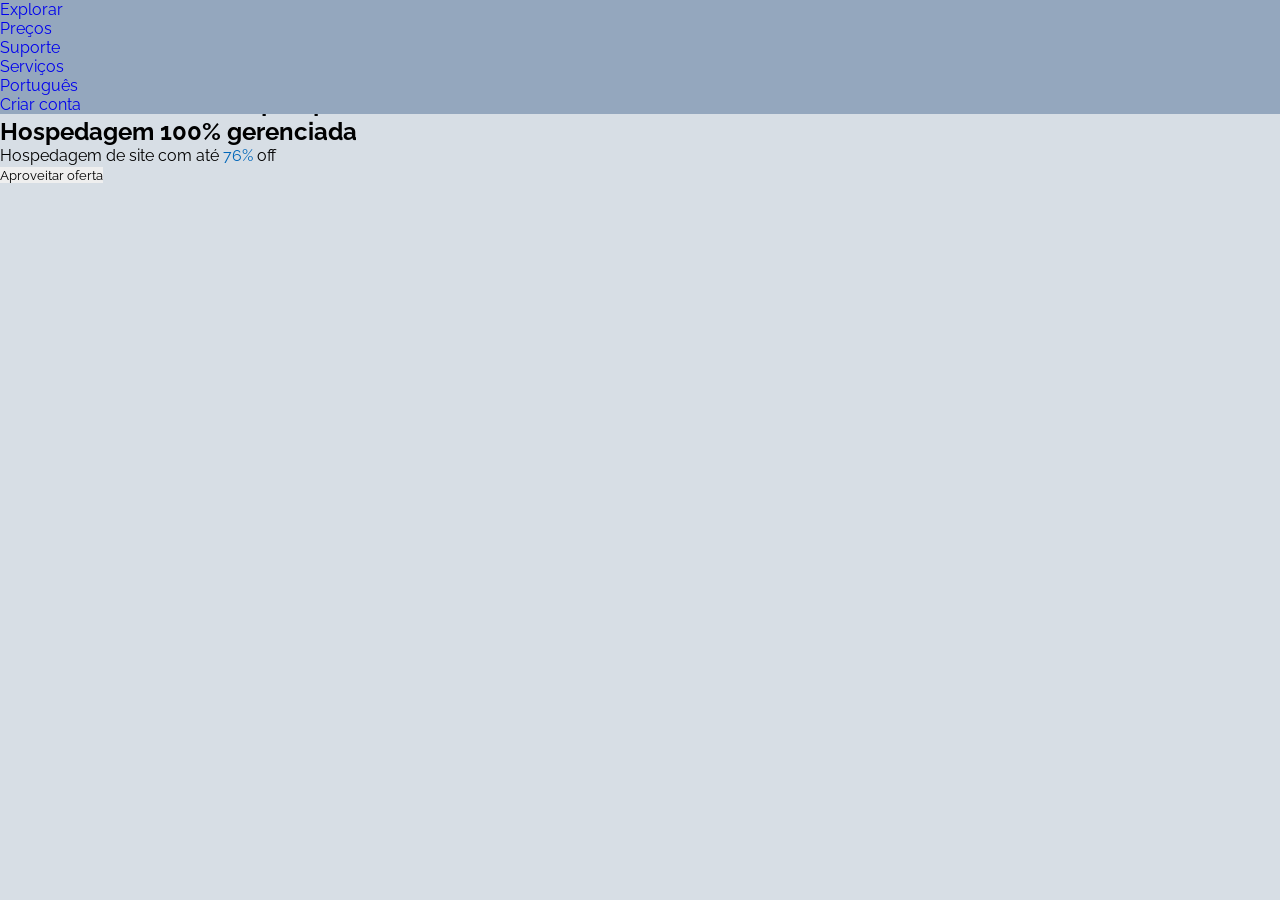
<file: Desktop/proj. front/pessoal/G_HOST/index.html>
<!DOCTYPE html>
<html lang="pt-BR">
<head>
    <meta charset="UTF-8">
    <meta name="viewport" content="width=device-width, initial-scale=1.0">
    <title>GreatHost</title>
    <link rel="stylesheet" href="css/styles.css"/>
    <link rel="preconnect" href="https://fonts.googleapis.com">
    <link rel="preconnect" href="https://fonts.gstatic.com" crossorigin>
    <link href="https://fonts.googleapis.com/css2?family=Raleway:ital,wght@0,100..900;1,100..900&display=swap" rel="stylesheet">
</head>
<body>
    <header class="header">
        <div class="navbar-container">
            <nav>
                <ul class="navbar-items">
                    <li>
                        <a href="#">Explorar</a>
                    </li>
                    <li>
                        <a href="#">Preços</a>
                    </li>
                    <li>
                        <a href="#">Suporte</a>
                    </li>
                    <li>
                        <a href="#">Serviços</a>
                    </li>
                </ul>
                <ul class="navbar-items-right">
                    <li>
                        <a href="#">Português</span></a>
                    </li>
                    <li>
                        <a href="#" class="default-btn">Criar conta</a>
                    </li>
                </ul>
            </nav>
        </header>

        <main>
            <div class="main-banner">
                <h1>Great<span style="color:#435a79">Host</span></h1>
                <h3>A hospedagem de site que você precisa.</h3>

                <h2>Domínio grátis e migração de sites</h2>
                <h2>Rode o WordPress ou qualquer outro CMS</h2>
                <h2>Hospedagem 100% gerenciada</h2>

                <p>Hospedagem de site com até <span style="color: #0066b9">76%</span> off</p>
                

                <button class="btn-join">Aproveitar oferta</button>
            </div>


        </main>

    </div>
</body>
</html>
</file>
<file: css/styles.css>
@import url('https://fonts.googleapis.com/css2?family=Lato:ital,wght@0,100;0,300;0,400;0,700;0,900;1,100;1,300;1,400;1,700;1,900&family=Quicksand:wght@300..700&display=swap');


* {
    padding: 0;
    margin: 0;
    font-family: Lato;
    list-style: none;
    
}

body {
    background-color: #f1f2f1;
}
#navbar {
    padding: 1.5rem 2.5rem;
    background-color: #627d5d;
    color: #dcdcdc;
}


a {
    text-decoration: underline solid transparent; 
    transition: #ddd 0.6s ease; 
    color: #eaeaea;
    font-size: 18px;
    letter-spacing: 1px;
}




#navbar a:hover{
    text-decoration-color: #c5c5c5; 
    transition: 0.7s ease; 
    padding: 0.5rem;
}

.logo {
    color: #01382f;
}

#navbar-inner {
    display: flex;
    justify-content: space-between;
    align-items: center;
    max-width: 1200px;
    margin: 0 auto;
}

#nav-links{
    display: flex;
    gap: 4rem;
}



.container {
    display: flex;
    gap: 3rem;
    padding: 3rem 3.5rem;
    max-width: 1400px;
    margin: 0 auto;

}

p {
    font-size: 20px;
    max-width: 93%;
    line-height: 1.8rem;
}

.btn-lgn {
    cursor: pointer;
    width: 140px;
    padding: 0.7rem;
    border-radius: 5px;
    border-style: none;
    background-color: #050000;
    color: #d2d2d2;
    font-size: 18px;
    transition: 0.4s;
}

.btn-lgn:hover {
    background-color: #2a4525;
    color: #ffffff;
}

.first-img img {
    max-width: 90%;
    border-radius: 15px;
}

#posts-container {
    flex: 3 1 0;
}

.post {
    margin-bottom: 3.0rem;
}

.post img {
    width: 90%;
    margin-bottom: 1rem;
    border-radius: 20px;
}

.title-h1 {
    font-size: 50px;
    margin-bottom: 3.5rem;
}

.subtitle {
    margin-bottom: 1.5rem;
}

.first-description{
    margin-top: 3.5rem;
    margin-bottom: 3.5rem;
    
}

.best-h2 {
    margin-bottom: 2.5rem;
    font-size: 35px;
}

.creator {
    display: flex;
    gap: 0.5rem;
    align-items: center;
    margin-top: 1.5rem;
    margin-bottom: 1.5rem;
    color: #808080;
}

.text-weight-bold {
    font-weight: 600;
}

.text-color-gray,
.text-weight-bold {
   font-size: 17px; 
}


.title-h2,
.description {
    margin-bottom: 1rem;
}

.title-h2 {
    font-size: 2rem;
}

.tags {
    display: flex;
    align-items: center;
    gap: 1.0rem;
    max-width: 90%;
}

.tags a {
    color: #050000;
    font-size: 1.1rem;
    margin: 1.2rem;
}

.tags a:hover {
    background-color: #62b469;
    color: #fff;
    transition: 0.4s;
    padding: 0.5rem;
    border-radius: 50px;
}
#sidebar {
    flex: 1 1 0;
}

#search-bar,
#contact-us,
#bonus-content {
    padding: 1.0rem;
    border: 1px solid #ddd;
    border-radius: 10px;
    margin-bottom: 1rem;
}

.contact-background {
    max-width: 200%;
    padding: 1.5rem;
    background-color: #c2cbc0;
    border: 1px solid #aab4a9;
    border-radius: 10px;
}


#search-bar h4,
#contact-us h4,
#bonus-content h4 {
    margin-bottom: 1.5rem;
    font-size: 1.3rem;
}

.aside-sub-desc {
    font-size: 14px;
    padding: 1.5rem;
    margin-bottom: 1.5rem;
    line-height: 1.3rem;
}
.guide-access-btn {
    cursor: pointer;
    width: 200px;
    padding: 1.0rem;
    margin: 20px;
    border-radius: 35px;
    border-style: none;
    font-size: 18px;
    letter-spacing: 1px;
    background-color: #4d8d51;
    color: #e8e8e8;
}

.guide-access-btn:hover {
    background-color: #326636;
    transition: 0.4s;
}

#search-bar form {
    display: flex;
}

#contact-us form {
    display: flex;
    flex-direction: column;
    margin-top: 2.5rem;
}




#search-bar input,
#contact-us input {
    padding: 1.0rem 1rem;
    margin-bottom: 1.1rem;
    border: 1px solid #ddd;
}

#contact-us input {
    margin-top: 0.5rem;
}


#search-bar input[type="submit"],
#contact-us input[type="submit"] {
    cursor: pointer;
    background-color: #436943;
    border-radius: 2px;
    color: #dddddd;
    font-size: 17px;
    border: none;
}

#search-bar input[type="submit"]:hover {
    background-color: #385938;
    color: #ececec;
    transition: 0.4s;
}

#bonus-content img {
    width: 100%;
    margin-bottom: 0.5rem;
    margin-top: 2.0rem;
    border-radius: 5px;
}


.footer {
  background-color: #b6bcb3;
  padding: 3rem 2rem;
  font-family: Arial, sans-serif;
}

.footer-container {
  max-width: 1200px;
  margin: 0 auto;

  display: grid;
  grid-template-columns: repeat(auto-fit, minmax(220px, 1fr));
  gap: 2rem;
}

.footer-column h3 {
  margin-bottom: 1rem;
  font-size: 18px;
}

.footer-column p,
.footer-column li {
  font-size: 14px;
  margin-bottom: 0.5rem;
}

.footer-column ul {
  list-style: none;
  padding: 0;
  margin: 0;
}

.footer-column a {
  text-decoration: none;
  color: #000;
}

.footer-column a:hover {
  text-decoration: underline;
}

.footer-link {
  margin: 1rem 0;
}
</file>
<file: Desktop/appleWatch/css/styles.css>
* {
    margin: 0;
    padding: 0;
    box-sizing: border-box;
    list-style: none;
    font-family: "Montserrat", sans-serif;
}

body {
    background-color: #0f0f1e;
    color: #fff;
    font-size: 16px;
    overflow: hidden;
}

header {
    position: fixed;
    width: 95vw;
    top: 0;
    padding: 25px  50px;
    display: flex;
    justify-content: space-between;
    align-items: center;
    z-index: 3;
}

.logo {
    font-family: "Orbitron", sans-serif;
    font-size: 2rem;
    font-weight: 900;
    color: #00f7ff;
    text-shadow: 0 0 10px rgba(0, 247, 255, 0.5);
}

header nav ul {
    display: flex;
    gap: 48px;
}
 
header nav ul li {
    cursor: pointer;
    position: relative;
    padding: 5px 0;
}

header nav ul li::after {
    content: '';
    position: absolute;
    left: 0;
    bottom: 0;
    width: 0;
    height: 2px;
    background-color: #00f7ff;
    transition: width 0.3s ease;
}

header nav ul li:hover::after {
    width: 100%;
}

.container {
    height: 100vh;
    position: relative;
    background: linear-gradient(135deg, #04040b 0%, #27274d 100%);
    overflow: hidden;
}

.container::before {
    content:'';
    width: 500px;
    height: 500px;
    border-radius: 50%;
    background: radial-gradient(circle, rgba(0, 247, 255, 0.2) 0%, rgba(15, 15, 30, 0) 70%);
    position: absolute;
    top: 50%;
    left: 50%;
    transform: translate(-50%, -50%);
    filter: blur(50px);
    z-index: 1;
    animation: pulse 6s infinite alternate;
}

@keyframes pulse {
    0% {
        opacity: 0.5;
        transform: translate(-50%, -50%) scale(0.8);
    }
    100% {
        opacity: 1;
        transform: translate(-50%, -50%) scale(1.5);
    }
}

.list {
    width: 80%;
    height: 100%;
    margin: 0 auto;
    position: relative;
}

.item {
    position: absolute;
    inset: 0;
    display: flex;
    justify-content: center;
    align-items: center;
    opacity: 0;

    /* animacao */
    transform: translateX(100vw);
    transition: transform 0.7s ease-in-out, opacity 0.7s ease-in-out;
}

.active {
    opacity: 1;
    transform: translateX(0);
}

.product-img {
    width: 45%;
    height: 100%;
    display: flex;
    align-items: center;
    justify-content: center;
    position: relative;
    z-index: 2;
}

.product-img img {
    max-width: 80%;
    max-height: 60%;
    filter: drop-shadow(0 0 30px rgba(0, 247, 255, 0.3));

    /* animacao */
    transform: translateX (700px);
    opacity: 0;
    transition: transform 0.6s ease, opacity 0.6s ease;
    transition-delay: 0.5s;
}

.active .product-img img {
    transform: translateX(0);
    opacity: 1;
}


.content {
    width: 55%;
    padding-right: 80px;
    display: flex;
    align-items: flex-start;
    justify-content: center;
    z-index: 2;
    flex-direction: column;
}

.product-tag {
    font-size: 1rem;
    text-transform: uppercase;
    color: #00f7ff;
    font-weight: 600;
    letter-spacing: 2px;
    margin-bottom: 10px; 
}

.product-name {
    font-size: 4.5rem;
    font-family: "Orbitron", sans-serif;
    line-height: 1.1;
    margin-bottom: 20px;

    
    /* animacao */
    transform: translateX (700px);
    opacity: 0;
    transition: transform 0.6s ease, opacity 0.6s ease;
    transition-delay: 0.5s;
}


.active .product-name {
    transform: translateX(0);
    opacity: 1;
}

.description {
    font-size: 1.1rem;
    color: #b8b8d0;
    line-height: 1.6;
    margin-bottom: 30px;
    max-width: 600px;

        /* animacao */
    transform: translateX (700px);
    opacity: 0;
    transition: transform 0.6s ease, opacity 0.6s ease;
    transition-delay: 0.5s;
}

.active .description {
    transform: translateX(0);
    opacity: 1;
}

.btn {
    padding: 12px 10px;
    background: linear-gradient(90deg, #00f7ff, #0066ff);
    border-radius: 30px;
    color: #000;
    font-size: 1rem;
    font-weight: 600;
    cursor: pointer;
    border: none;
}

/*fazer hover*/

.arrows {
    position: absolute;
    width: 90%;
    display: flex;
    justify-content: space-between;
    top: 50%;
    left: 50%;
    transform: translate(-50%, -50%);
    z-index: 5;
}

.arrow-btn {
    width: 50px;
    height: 50px;
    border-radius: 50%;
    cursor: pointer;
    background-color: rgba(255, 255, 255, 0.1);
    border: 1px solid rgba(0, 247, 255, 0.3);
}

.arrow-btn:hover {
    background-color: rgba(0, 247, 255, 0.2);
    border-color: #00f7ff;
}

.indicators {
    position: absolute;
    bottom: 40px;
    left: 50%;
    transform: translateX(-50%);
    display: flex;
    flex-direction: column;
    align-items: center;
    gap: 15px;
    z-index: 5;
}

.number {
    font-family: "Orbitron", sans-serif;
    font-size: 3rem;
    font-weight: 800;
    color: rgba(255, 255, 255, 0.2);
}

.dots {
    display: flex;
    gap: 10px;
}

.dot {
    width: 40px;
    height: 4px;
    background-color: rgba(255, 255, 255, 0.2);
    border-radius: 2px;
}

.dot.active {
    background-color: #00f7ff;
    box-shadow: 0 0 10px rgba(0, 247, 255, 0.5);
}

.tech-circle {
    position: absolute;
    top: 0;
    left: 0;
    width: 100%;
    height: 100%;
    overflow: hidden;
}

.circle {
    position: absolute;
    border-radius: 50%;
    border: 1px solid rgba(0, 247, 255, 0.2);
}

.circle:nth-child(1){
    width: 200px;
    height: 200px;
    top: 10%;
    left: 10%;
}

.circle:nth-child(2){
    width: 300px;
    height: 300px;
    top: 60%;
    left: 80%;
}

.circle:nth-child(3){
    width: 150px;
    height: 150px;
    top: 70%;
    left: 20%;
}

.circle:nth-child(4){
    width: 100px;
    height: 100px;
    top: 20%;
    left: 55%;
}
</file>
<file: Desktop/proj. front/FORMULÁRIO/css/style.css>
/*RESET*/

* {
    margin: 0;
    padding: 0;
    font-family: Arial, Helvetica, sans-serif;
}

body {
    background-color: #f0ebf8;
}

h1, h2, h3, h4, h5 {
    color: #333;
}

p, label {
    color: #444;
}

input {
    border: none;
    border-bottom: 1px solid #ccc;
    padding: 10px 0;
    width: 400px;
}

input[type="text"],
input[type="number"],
input[type="date"],
input[type="file"],
textarea {
    width: 400px;
}

input[type="submit"] {
    width: 100px;
}

textarea {
    padding: 10px 5px;
}

/*page header*/
.header {
    height: 160px;
    padding: 20px;
    background-color: #673ab7;
}

.header h3 {
    color: #fff;
    margin-top: 0;
}

/*form container*/
.form-container {
    background-color: #fdfdfd;
    width: 60%;
    margin: 0 auto;
    position: relative;
    top: -62px;
}

/*form header*/

.form-header {
    border-bottom: 1px solid #dfdfdf;
    height: 45px;
}

.form-header p {
    color: #673ab7;
    border-bottom: 2px solid #673ab7;
    width: 100px;
    text-align: center;
    margin: 0 auto;
    text-transform: uppercase;
    height: 45px;
    line-height: 45px;
}

/*form body */

.form-body {
    padding: 30px;
}

.form-title {
    margin-bottom: 15px;
}

.form-body p {
    margin-bottom: 20px;
}

.required-field {
    color: #d80835;
}

.box-input {
    margin-bottom: 35px;

}

.block {
    display: block;
}

.optional-box {
    display: inline-block;
    margin: 0 30px 30px 0;

}

.optional-list li {
    list-style: none;
    margin-bottom: 5px;
}

.box-input p {
    margin-bottom: 15px;
}


.btn-submit {
    background-color: #673ab7;
    color: #fff;
    border: 2px solid transparent;
    width: 150px;
    height: 50px;
    cursor: pointer;
    text-transform: uppercase;
    transition: 0.5s;
}

.btn-submit:hover {
    background-color: #fff;
    border: #673ab7;
    color: #673ab7;
}
</file>
<file: Desktop/proj. front/site_hospedagem/styles.css>
/*light/dark theme*/
:root {
    --bg: #fff;
    --texto: #111;
    ---borda: #e5e7eb;
    --caixa: #f8fafc;
    --acao: #2563eb;
}


[data-tema="escuro"] {
    --bg: #0b1220;
    --texto: #e5e7eb;
    ---borda: #1f2937;
    --caixa: #111827;
    --acao: #38bdf8;
}


* {
    box-sizing: border-box;
}

html, body {
    height: 100%;
}

body {
    margin: 0;
    font-family: Arial;
    min-height: 100vh;
    display: flex;
    flex-direction: column;
    background-color: var(--bg);
    color: var(--texto);
}

.topo {
    border-bottom: 1px solid var(--borda);

}

.topo .container {
    display: flex;
    align-items: center;
    justify-content: space-around;
    padding: .75rem 1rem;
}

.caixa {
    border: 1px solid var(--borda);
    background-color: var(--caixa);
    border-radius: .5rem;
    padding: 2rem 1rem;
    max-width: 80%;
    margin: 1.5rem auto;
}

h1 {
    margin-bottom: .5rem;
    font-size: 1.5rem;
}

p {
    margin: 1rem 0;
}

form {
    display: grid;
    gap: .5rem;
}

label {
    font-weight: 600;
}


input {
    padding: .7rem .9rem;
    border: 1px solid var(--borda);
    border-radius: .5rem;
    background-color: var(--bg);
    color: var(--texto);
}

.btn {
    padding: .6rem .9rem;
    border: 1px solid var(--borda);
    background-color: var(--bg);
    color: var(--texto);
    border-radius: .5rem;
    cursor: pointer;
    max-width: 200px;
}

.btn.primario {
    margin-top: 2rem;
    background-color: var(--acao);
    color: #fff;
}

.rodape {
    border-top: 1px solid var(--borda);
    height: 65px;
    display: flex;
    align-items: center;
    justify-content: center;
    color: #6b7280;
    margin-top: auto;
}
</file>
<file: Desktop/proj. front/TRIBUTO/css/styles.css>
html{
    font-family: sans-serif;
    background-color: #25344F;
}

.container {
    max-width: 1100px;
    background-color: #6f8aa7c9;
    position: relative;
    margin: 50px auto;
    padding: 20px 50px;
    border-radius: 10px;
}

.bold {
    font-weight: bold;

}

/*header*/

.header {
    text-align: center;
}

 .main-title {
    font-size: 50px;
 }

 .main-paragraph {
    font-style: italic;
 }

 /*imagem de destaque*/

 .featured-image {
    text-align: center;
    margin-top: 30px;
    margin-bottom: 40px;

 }

 /*biografia*/

 .biography-container {
    padding: 35px 0;
    margin-top: 35px 0;
    border-top: 1px dashed #1e2536;
    border-bottom: 1px dashed #1e2536;
 }

 h2 {
    text-align: center;
    margin-bottom: 35px;
 }

 /*quotes*/

 .quotes-container {
    background-color: #28304654;
    padding:40px;
    margin-top: 30px;
    margin-bottom: 50px;
    border-radius: 7px;
 }

 .quotes-container blockquote {
    font-weight: bold;
    font-size: 30px;
 }

.quotes-container p {
    font-style: italic;
}

/*curiosidades*/
.curiosities-container {
    padding: 25px 0;
    margin: 25px 0;
    border-top: 1px dashed #1e2536;
    border-bottom: 1px dashed #1e2536;
}

 .curiosities-container h2 {
    font-size: 29px;
    margin-bottom: 45px;
 }

 .curiosities-container li {
    height: 50px;
 }

 /*imagem bold*/
 .img-bold {
    font-weight: bold;
    text-align: center;
    
 }
</file>
<file: Desktop/proj. front/pessoal/G_HOST/css/styles.css>
* {
    margin: 0;
    padding: 0;
    outline: none;
    border: none;
    font-family: Raleway;
    text-decoration: none;
    transition: 0.2s linear;
}

body {
  background-color: #d5dce4ee;
}


.header {
  background-color: #94a7be;
  position: fixed;
  top: 0;
  left: 0;
  right: 0;
  z-index: 99;
}
</file>
